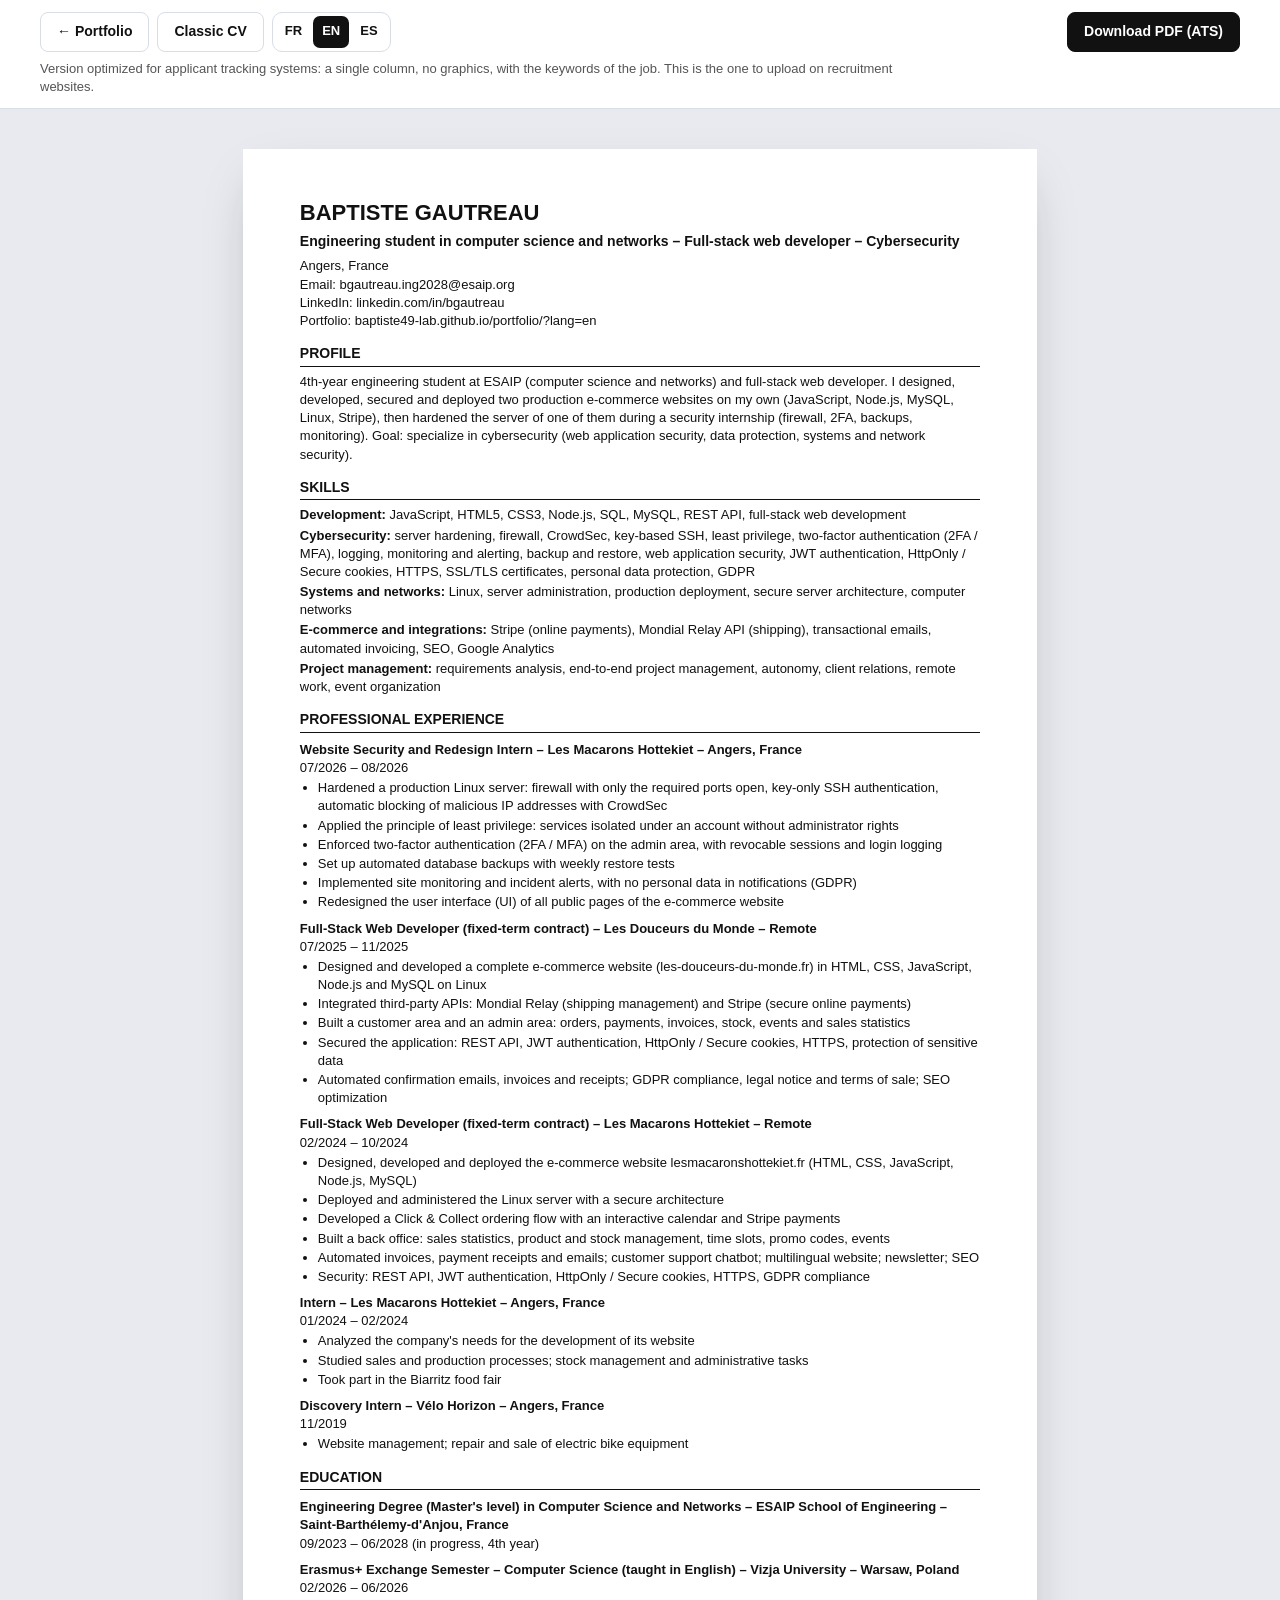
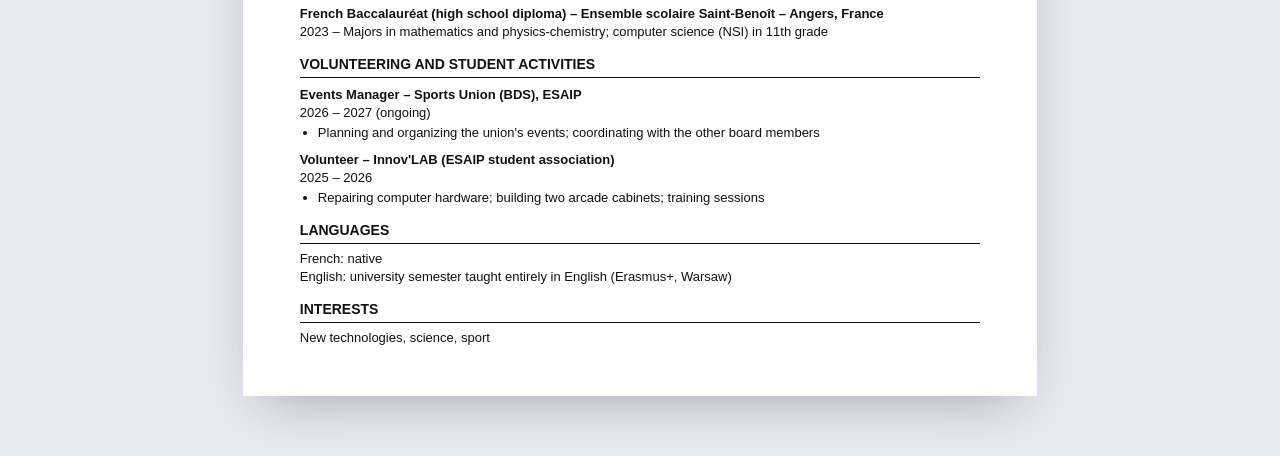
<file: cv-ats-en.html>
<!doctype html>
<html lang="en">
<head>
  <meta charset="utf-8">
  <meta name="viewport" content="width=device-width, initial-scale=1">
  <title>ATS CV — Baptiste Gautreau</title>
  <meta name="description" content="CV of Baptiste Gautreau in a format optimized for applicant tracking systems (ATS).">
  <link rel="icon" href="data:image/svg+xml,%3Csvg xmlns='http://www.w3.org/2000/svg' viewBox='0 0 64 64'%3E%3Crect width='64' height='64' rx='16' fill='%23111'/%3E%3Ctext x='32' y='43' font-family='Arial,sans-serif' font-weight='800' font-size='28' text-anchor='middle' fill='%23fff'%3EBG%3C/text%3E%3C/svg%3E">
  <style>
    /* Version pensée pour les logiciels de tri (ATS) : une seule colonne, polices standard,
       aucun tableau, aucune icône, titres de rubrique classiques, texte sélectionnable. */
    *, *::before, *::after { box-sizing: border-box; }
    html { -webkit-text-size-adjust: 100%; }
    body { margin: 0; background: #e8eaef; color: #111; font-family: Arial, Helvetica, sans-serif; font-size: 13px; line-height: 1.4; font-variant-ligatures: none; }
    h1, h2, h3, p, ul { margin: 0; padding: 0; }
    a { color: inherit; }

    .bar { position: sticky; top: 0; z-index: 5; padding: 12px clamp(16px, 4vw, 40px); background: #fff; border-bottom: 1px solid #d9dde5; font-family: Arial, sans-serif; }
    .bar__row { display: flex; flex-wrap: wrap; justify-content: space-between; align-items: center; gap: 10px; }
    .bar nav { display: flex; flex-wrap: wrap; gap: 8px; }
    .bar a { display: inline-block; padding: 9px 16px; border-radius: 8px; font-size: 14px; font-weight: bold; text-decoration: none; color: #111; border: 1px solid #d9dde5; }
    .bar a:hover { background: #f2f4f7; }
    .bar a.primary { background: #111; border-color: #111; color: #fff; }
    .bar p { margin-top: 8px; font-size: 13px; color: #555; max-width: 900px; }

    .wrap { padding: clamp(14px, 4vw, 40px) clamp(8px, 3vw, 40px) 60px; display: grid; justify-items: center; }
    .page { width: 210mm; max-width: 100%; background: #fff; padding: 13mm 15mm; box-shadow: 0 20px 50px -20px rgba(20, 24, 36, .35); }

    h1 { font-size: 22px; font-weight: bold; }
    .headline { margin-top: 3px; font-size: 14px; font-weight: bold; }
    .contact { margin-top: 6px; }
    h2 { margin-top: 14px; margin-bottom: 6px; padding-bottom: 2px; font-size: 14px; font-weight: bold; border-bottom: 1px solid #111; }
    h3 { margin-top: 8px; font-size: 13px; font-weight: bold; }
    .meta { font-style: normal; }
    ul { margin-top: 2px; padding-left: 18px; }
    li { margin-top: 1px; }
    .skills p { margin-top: 2px; }

    .bar .langs { display: inline-flex; gap: 2px; padding: 3px; border: 1px solid #d9dde5; border-radius: 10px; vertical-align: middle; }
    .bar .langs a { padding: 6px 9px; border: 0; border-radius: 7px; font-size: 13px; }
    .bar .langs a[aria-current] { background: #111; color: #fff; }
    @media (max-width: 720px) { .page { padding: 24px 18px; } }
    @page { size: A4; margin: 12mm 15mm; }
    @media print {
      body { background: #fff; }
      .bar { display: none; }
      .wrap { padding: 0; display: block; }
      .page { width: auto; max-width: none; padding: 0; box-shadow: none; }
      h2, h3 { break-after: avoid; }
      li { break-inside: avoid; }
    }
  </style>
</head>
<body>
  <div class="bar">
    <div class="bar__row">
      <nav aria-label="Navigation">
        <a href="index.html?lang=en">← Portfolio</a>
        <a href="cv-en.html">Classic CV</a>
        <span class="langs" aria-label="CV language"><a href="cv-ats.html" lang="fr">FR</a><a href="cv-ats-en.html" lang="en" aria-current="true">EN</a><a href="cv-ats-es.html" lang="es">ES</a></span>
      </nav>
      <a class="primary" href="CV-Baptiste-Gautreau-ATS-EN.pdf" download>Download PDF (ATS)</a>
    </div>
    <p>Version optimized for applicant tracking systems: a single column, no graphics, with the keywords of the job. This is the one to upload on recruitment websites.</p>
  </div>

  <div class="wrap">
    <main class="page">
      <h1>BAPTISTE GAUTREAU</h1>
      <p class="headline">Engineering student in computer science and networks – Full-stack web developer – Cybersecurity</p>
      <p class="contact">
        Angers, France<br>
        Email: bgautreau.ing2028@esaip.org<br>
        LinkedIn: linkedin.com/in/bgautreau<br>
        Portfolio: baptiste49-lab.github.io/portfolio/?lang=en
      </p>

      <h2>PROFILE</h2>
      <p>
        4th-year engineering student at ESAIP (computer science and networks) and full-stack web developer.
        I designed, developed, secured and deployed two production e-commerce websites on my own (JavaScript, Node.js,
        MySQL, Linux, Stripe), then hardened the server of one of them during a security internship (firewall, 2FA,
        backups, monitoring). Goal: specialize in cybersecurity (web application security, data protection, systems
        and network security).
      </p>

      <h2>SKILLS</h2>
      <div class="skills">
        <p><strong>Development:</strong> JavaScript, HTML5, CSS3, Node.js, SQL, MySQL, REST API, full-stack web development</p>
        <p><strong>Cybersecurity:</strong> server hardening, firewall, CrowdSec, key-based SSH, least privilege, two-factor authentication (2FA / MFA), logging, monitoring and alerting, backup and restore, web application security, JWT authentication, HttpOnly / Secure cookies, HTTPS, SSL/TLS certificates, personal data protection, GDPR</p>
        <p><strong>Systems and networks:</strong> Linux, server administration, production deployment, secure server architecture, computer networks</p>
        <p><strong>E-commerce and integrations:</strong> Stripe (online payments), Mondial Relay API (shipping), transactional emails, automated invoicing, SEO, Google Analytics</p>
        <p><strong>Project management:</strong> requirements analysis, end-to-end project management, autonomy, client relations, remote work, event organization</p>
      </div>

      <h2>PROFESSIONAL EXPERIENCE</h2>

      <h3>Website Security and Redesign Intern – Les Macarons Hottekiet – Angers, France</h3>
      <p class="meta">07/2026 – 08/2026</p>
      <ul>
        <li>Hardened a production Linux server: firewall with only the required ports open, key-only SSH authentication, automatic blocking of malicious IP addresses with CrowdSec</li>
        <li>Applied the principle of least privilege: services isolated under an account without administrator rights</li>
        <li>Enforced two-factor authentication (2FA / MFA) on the admin area, with revocable sessions and login logging</li>
        <li>Set up automated database backups with weekly restore tests</li>
        <li>Implemented site monitoring and incident alerts, with no personal data in notifications (GDPR)</li>
        <li>Redesigned the user interface (UI) of all public pages of the e-commerce website</li>
      </ul>

      <h3>Full-Stack Web Developer (fixed-term contract) – Les Douceurs du Monde – Remote</h3>
      <p class="meta">07/2025 – 11/2025</p>
      <ul>
        <li>Designed and developed a complete e-commerce website (les-douceurs-du-monde.fr) in HTML, CSS, JavaScript, Node.js and MySQL on Linux</li>
        <li>Integrated third-party APIs: Mondial Relay (shipping management) and Stripe (secure online payments)</li>
        <li>Built a customer area and an admin area: orders, payments, invoices, stock, events and sales statistics</li>
        <li>Secured the application: REST API, JWT authentication, HttpOnly / Secure cookies, HTTPS, protection of sensitive data</li>
        <li>Automated confirmation emails, invoices and receipts; GDPR compliance, legal notice and terms of sale; SEO optimization</li>
      </ul>

      <h3>Full-Stack Web Developer (fixed-term contract) – Les Macarons Hottekiet – Remote</h3>
      <p class="meta">02/2024 – 10/2024</p>
      <ul>
        <li>Designed, developed and deployed the e-commerce website lesmacaronshottekiet.fr (HTML, CSS, JavaScript, Node.js, MySQL)</li>
        <li>Deployed and administered the Linux server with a secure architecture</li>
        <li>Developed a Click &amp; Collect ordering flow with an interactive calendar and Stripe payments</li>
        <li>Built a back office: sales statistics, product and stock management, time slots, promo codes, events</li>
        <li>Automated invoices, payment receipts and emails; customer support chatbot; multilingual website; newsletter; SEO</li>
        <li>Security: REST API, JWT authentication, HttpOnly / Secure cookies, HTTPS, GDPR compliance</li>
      </ul>

      <h3>Intern – Les Macarons Hottekiet – Angers, France</h3>
      <p class="meta">01/2024 – 02/2024</p>
      <ul>
        <li>Analyzed the company's needs for the development of its website</li>
        <li>Studied sales and production processes; stock management and administrative tasks</li>
        <li>Took part in the Biarritz food fair</li>
      </ul>

      <h3>Discovery Intern – Vélo Horizon – Angers, France</h3>
      <p class="meta">11/2019</p>
      <ul>
        <li>Website management; repair and sale of electric bike equipment</li>
      </ul>

      <h2>EDUCATION</h2>

      <h3>Engineering Degree (Master's level) in Computer Science and Networks – ESAIP School of Engineering – Saint-Barthélemy-d'Anjou, France</h3>
      <p class="meta">09/2023 – 06/2028 (in progress, 4th year)</p>

      <h3>Erasmus+ Exchange Semester – Computer Science (taught in English) – Vizja University – Warsaw, Poland</h3>
      <p class="meta">02/2026 – 06/2026</p>

      <h3>French Baccalauréat (high school diploma) – Ensemble scolaire Saint-Benoît – Angers, France</h3>
      <p class="meta">2023 – Majors in mathematics and physics-chemistry; computer science (NSI) in 11th grade</p>

      <h2>VOLUNTEERING AND STUDENT ACTIVITIES</h2>

      <h3>Events Manager – Sports Union (BDS), ESAIP</h3>
      <p class="meta">2026 – 2027 (ongoing)</p>
      <ul>
        <li>Planning and organizing the union's events; coordinating with the other board members</li>
      </ul>

      <h3>Volunteer – Innov'LAB (ESAIP student association)</h3>
      <p class="meta">2025 – 2026</p>
      <ul>
        <li>Repairing computer hardware; building two arcade cabinets; training sessions</li>
      </ul>

      <h2>LANGUAGES</h2>
      <p>French: native</p>
      <p>English: university semester taught entirely in English (Erasmus+, Warsaw)</p>

      <h2>INTERESTS</h2>
      <p>New technologies, science, sport</p>
    </main>
  </div>
</body>
</html>
</file>
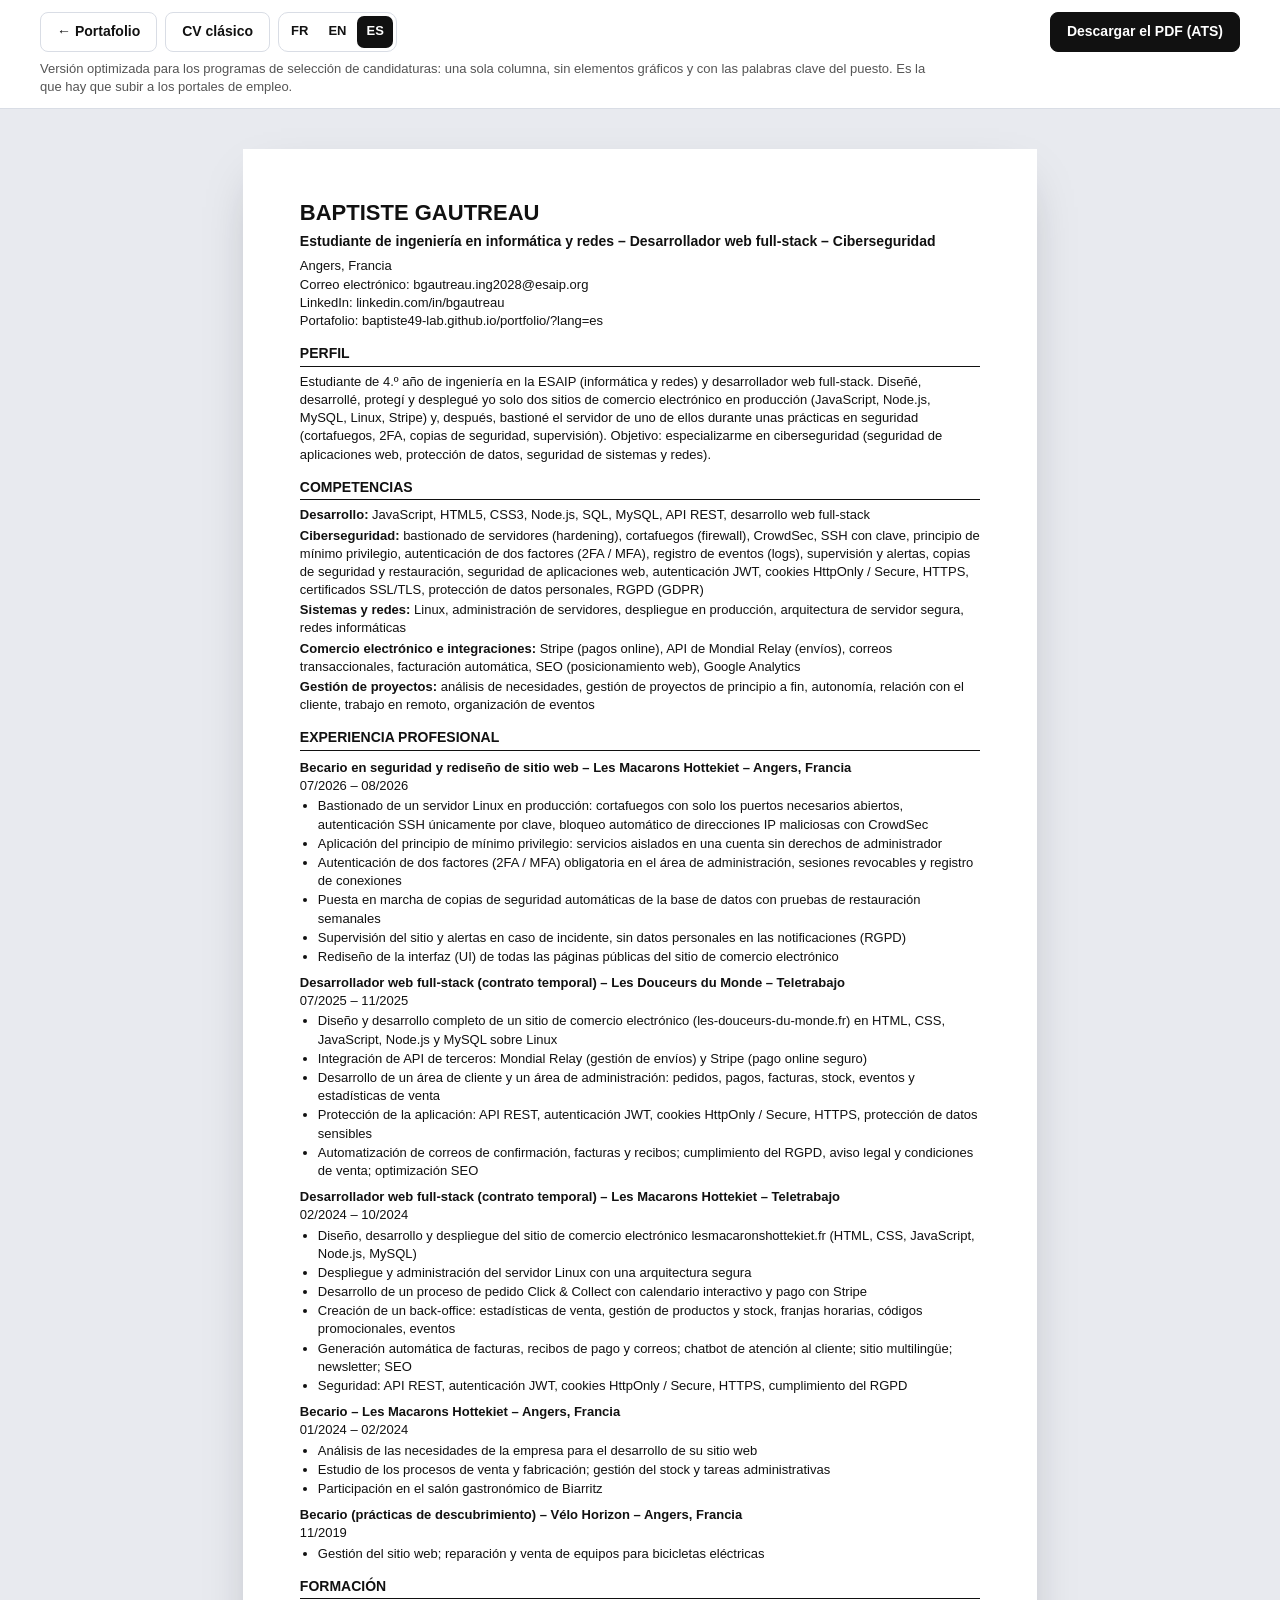
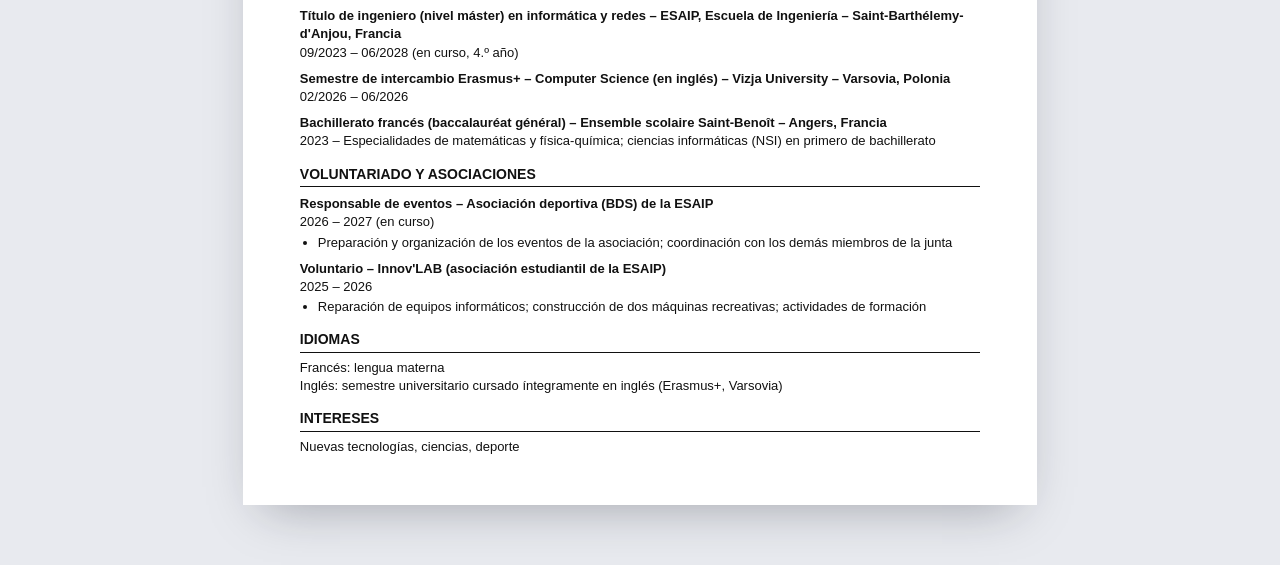
<file: cv-ats-es.html>
<!doctype html>
<html lang="es">
<head>
  <meta charset="utf-8">
  <meta name="viewport" content="width=device-width, initial-scale=1">
  <title>CV ATS — Baptiste Gautreau</title>
  <meta name="description" content="CV de Baptiste Gautreau en un formato optimizado para los programas de selección de candidaturas (ATS).">
  <link rel="icon" href="data:image/svg+xml,%3Csvg xmlns='http://www.w3.org/2000/svg' viewBox='0 0 64 64'%3E%3Crect width='64' height='64' rx='16' fill='%23111'/%3E%3Ctext x='32' y='43' font-family='Arial,sans-serif' font-weight='800' font-size='28' text-anchor='middle' fill='%23fff'%3EBG%3C/text%3E%3C/svg%3E">
  <style>
    /* Version pensée pour les logiciels de tri (ATS) : une seule colonne, polices standard,
       aucun tableau, aucune icône, titres de rubrique classiques, texte sélectionnable. */
    *, *::before, *::after { box-sizing: border-box; }
    html { -webkit-text-size-adjust: 100%; }
    body { margin: 0; background: #e8eaef; color: #111; font-family: Arial, Helvetica, sans-serif; font-size: 13px; line-height: 1.4; font-variant-ligatures: none; }
    h1, h2, h3, p, ul { margin: 0; padding: 0; }
    a { color: inherit; }

    .bar { position: sticky; top: 0; z-index: 5; padding: 12px clamp(16px, 4vw, 40px); background: #fff; border-bottom: 1px solid #d9dde5; font-family: Arial, sans-serif; }
    .bar__row { display: flex; flex-wrap: wrap; justify-content: space-between; align-items: center; gap: 10px; }
    .bar nav { display: flex; flex-wrap: wrap; gap: 8px; }
    .bar a { display: inline-block; padding: 9px 16px; border-radius: 8px; font-size: 14px; font-weight: bold; text-decoration: none; color: #111; border: 1px solid #d9dde5; }
    .bar a:hover { background: #f2f4f7; }
    .bar a.primary { background: #111; border-color: #111; color: #fff; }
    .bar p { margin-top: 8px; font-size: 13px; color: #555; max-width: 900px; }

    .wrap { padding: clamp(14px, 4vw, 40px) clamp(8px, 3vw, 40px) 60px; display: grid; justify-items: center; }
    .page { width: 210mm; max-width: 100%; background: #fff; padding: 13mm 15mm; box-shadow: 0 20px 50px -20px rgba(20, 24, 36, .35); }

    h1 { font-size: 22px; font-weight: bold; }
    .headline { margin-top: 3px; font-size: 14px; font-weight: bold; }
    .contact { margin-top: 6px; }
    h2 { margin-top: 14px; margin-bottom: 6px; padding-bottom: 2px; font-size: 14px; font-weight: bold; border-bottom: 1px solid #111; }
    h3 { margin-top: 8px; font-size: 13px; font-weight: bold; }
    .meta { font-style: normal; }
    ul { margin-top: 2px; padding-left: 18px; }
    li { margin-top: 1px; }
    .skills p { margin-top: 2px; }

    .bar .langs { display: inline-flex; gap: 2px; padding: 3px; border: 1px solid #d9dde5; border-radius: 10px; vertical-align: middle; }
    .bar .langs a { padding: 6px 9px; border: 0; border-radius: 7px; font-size: 13px; }
    .bar .langs a[aria-current] { background: #111; color: #fff; }
    @media (max-width: 720px) { .page { padding: 24px 18px; } }
    @page { size: A4; margin: 12mm 15mm; }
    @media print {
      body { background: #fff; }
      .bar { display: none; }
      .wrap { padding: 0; display: block; }
      .page { width: auto; max-width: none; padding: 0; box-shadow: none; }
      h2, h3 { break-after: avoid; }
      li { break-inside: avoid; }
    }
  </style>
</head>
<body>
  <div class="bar">
    <div class="bar__row">
      <nav aria-label="Navegación">
        <a href="index.html?lang=es">← Portafolio</a>
        <a href="cv-es.html">CV clásico</a>
        <span class="langs" aria-label="Idioma del CV"><a href="cv-ats.html" lang="fr">FR</a><a href="cv-ats-en.html" lang="en">EN</a><a href="cv-ats-es.html" lang="es" aria-current="true">ES</a></span>
      </nav>
      <a class="primary" href="CV-Baptiste-Gautreau-ATS-ES.pdf" download>Descargar el PDF (ATS)</a>
    </div>
    <p>Versión optimizada para los programas de selección de candidaturas: una sola columna, sin elementos gráficos y con las palabras clave del puesto. Es la que hay que subir a los portales de empleo.</p>
  </div>

  <div class="wrap">
    <main class="page">
      <h1>BAPTISTE GAUTREAU</h1>
      <p class="headline">Estudiante de ingeniería en informática y redes – Desarrollador web full-stack – Ciberseguridad</p>
      <p class="contact">
        Angers, Francia<br>
        Correo electrónico: bgautreau.ing2028@esaip.org<br>
        LinkedIn: linkedin.com/in/bgautreau<br>
        Portafolio: baptiste49-lab.github.io/portfolio/?lang=es
      </p>

      <h2>PERFIL</h2>
      <p>
        Estudiante de 4.º año de ingeniería en la ESAIP (informática y redes) y desarrollador web full-stack.
        Diseñé, desarrollé, protegí y desplegué yo solo dos sitios de comercio electrónico en producción (JavaScript,
        Node.js, MySQL, Linux, Stripe) y, después, bastioné el servidor de uno de ellos durante unas prácticas en
        seguridad (cortafuegos, 2FA, copias de seguridad, supervisión). Objetivo: especializarme en ciberseguridad
        (seguridad de aplicaciones web, protección de datos, seguridad de sistemas y redes).
      </p>

      <h2>COMPETENCIAS</h2>
      <div class="skills">
        <p><strong>Desarrollo:</strong> JavaScript, HTML5, CSS3, Node.js, SQL, MySQL, API REST, desarrollo web full-stack</p>
        <p><strong>Ciberseguridad:</strong> bastionado de servidores (hardening), cortafuegos (firewall), CrowdSec, SSH con clave, principio de mínimo privilegio, autenticación de dos factores (2FA / MFA), registro de eventos (logs), supervisión y alertas, copias de seguridad y restauración, seguridad de aplicaciones web, autenticación JWT, cookies HttpOnly / Secure, HTTPS, certificados SSL/TLS, protección de datos personales, RGPD (GDPR)</p>
        <p><strong>Sistemas y redes:</strong> Linux, administración de servidores, despliegue en producción, arquitectura de servidor segura, redes informáticas</p>
        <p><strong>Comercio electrónico e integraciones:</strong> Stripe (pagos online), API de Mondial Relay (envíos), correos transaccionales, facturación automática, SEO (posicionamiento web), Google Analytics</p>
        <p><strong>Gestión de proyectos:</strong> análisis de necesidades, gestión de proyectos de principio a fin, autonomía, relación con el cliente, trabajo en remoto, organización de eventos</p>
      </div>

      <h2>EXPERIENCIA PROFESIONAL</h2>

      <h3>Becario en seguridad y rediseño de sitio web – Les Macarons Hottekiet – Angers, Francia</h3>
      <p class="meta">07/2026 – 08/2026</p>
      <ul>
        <li>Bastionado de un servidor Linux en producción: cortafuegos con solo los puertos necesarios abiertos, autenticación SSH únicamente por clave, bloqueo automático de direcciones IP maliciosas con CrowdSec</li>
        <li>Aplicación del principio de mínimo privilegio: servicios aislados en una cuenta sin derechos de administrador</li>
        <li>Autenticación de dos factores (2FA / MFA) obligatoria en el área de administración, sesiones revocables y registro de conexiones</li>
        <li>Puesta en marcha de copias de seguridad automáticas de la base de datos con pruebas de restauración semanales</li>
        <li>Supervisión del sitio y alertas en caso de incidente, sin datos personales en las notificaciones (RGPD)</li>
        <li>Rediseño de la interfaz (UI) de todas las páginas públicas del sitio de comercio electrónico</li>
      </ul>

      <h3>Desarrollador web full-stack (contrato temporal) – Les Douceurs du Monde – Teletrabajo</h3>
      <p class="meta">07/2025 – 11/2025</p>
      <ul>
        <li>Diseño y desarrollo completo de un sitio de comercio electrónico (les-douceurs-du-monde.fr) en HTML, CSS, JavaScript, Node.js y MySQL sobre Linux</li>
        <li>Integración de API de terceros: Mondial Relay (gestión de envíos) y Stripe (pago online seguro)</li>
        <li>Desarrollo de un área de cliente y un área de administración: pedidos, pagos, facturas, stock, eventos y estadísticas de venta</li>
        <li>Protección de la aplicación: API REST, autenticación JWT, cookies HttpOnly / Secure, HTTPS, protección de datos sensibles</li>
        <li>Automatización de correos de confirmación, facturas y recibos; cumplimiento del RGPD, aviso legal y condiciones de venta; optimización SEO</li>
      </ul>

      <h3>Desarrollador web full-stack (contrato temporal) – Les Macarons Hottekiet – Teletrabajo</h3>
      <p class="meta">02/2024 – 10/2024</p>
      <ul>
        <li>Diseño, desarrollo y despliegue del sitio de comercio electrónico lesmacaronshottekiet.fr (HTML, CSS, JavaScript, Node.js, MySQL)</li>
        <li>Despliegue y administración del servidor Linux con una arquitectura segura</li>
        <li>Desarrollo de un proceso de pedido Click &amp; Collect con calendario interactivo y pago con Stripe</li>
        <li>Creación de un back-office: estadísticas de venta, gestión de productos y stock, franjas horarias, códigos promocionales, eventos</li>
        <li>Generación automática de facturas, recibos de pago y correos; chatbot de atención al cliente; sitio multilingüe; newsletter; SEO</li>
        <li>Seguridad: API REST, autenticación JWT, cookies HttpOnly / Secure, HTTPS, cumplimiento del RGPD</li>
      </ul>

      <h3>Becario – Les Macarons Hottekiet – Angers, Francia</h3>
      <p class="meta">01/2024 – 02/2024</p>
      <ul>
        <li>Análisis de las necesidades de la empresa para el desarrollo de su sitio web</li>
        <li>Estudio de los procesos de venta y fabricación; gestión del stock y tareas administrativas</li>
        <li>Participación en el salón gastronómico de Biarritz</li>
      </ul>

      <h3>Becario (prácticas de descubrimiento) – Vélo Horizon – Angers, Francia</h3>
      <p class="meta">11/2019</p>
      <ul>
        <li>Gestión del sitio web; reparación y venta de equipos para bicicletas eléctricas</li>
      </ul>

      <h2>FORMACIÓN</h2>

      <h3>Título de ingeniero (nivel máster) en informática y redes – ESAIP, Escuela de Ingeniería – Saint-Barthélemy-d'Anjou, Francia</h3>
      <p class="meta">09/2023 – 06/2028 (en curso, 4.º año)</p>

      <h3>Semestre de intercambio Erasmus+ – Computer Science (en inglés) – Vizja University – Varsovia, Polonia</h3>
      <p class="meta">02/2026 – 06/2026</p>

      <h3>Bachillerato francés (baccalauréat général) – Ensemble scolaire Saint-Benoît – Angers, Francia</h3>
      <p class="meta">2023 – Especialidades de matemáticas y física-química; ciencias informáticas (NSI) en primero de bachillerato</p>

      <h2>VOLUNTARIADO Y ASOCIACIONES</h2>

      <h3>Responsable de eventos – Asociación deportiva (BDS) de la ESAIP</h3>
      <p class="meta">2026 – 2027 (en curso)</p>
      <ul>
        <li>Preparación y organización de los eventos de la asociación; coordinación con los demás miembros de la junta</li>
      </ul>

      <h3>Voluntario – Innov'LAB (asociación estudiantil de la ESAIP)</h3>
      <p class="meta">2025 – 2026</p>
      <ul>
        <li>Reparación de equipos informáticos; construcción de dos máquinas recreativas; actividades de formación</li>
      </ul>

      <h2>IDIOMAS</h2>
      <p>Francés: lengua materna</p>
      <p>Inglés: semestre universitario cursado íntegramente en inglés (Erasmus+, Varsovia)</p>

      <h2>INTERESES</h2>
      <p>Nuevas tecnologías, ciencias, deporte</p>
    </main>
  </div>
</body>
</html>
</file>
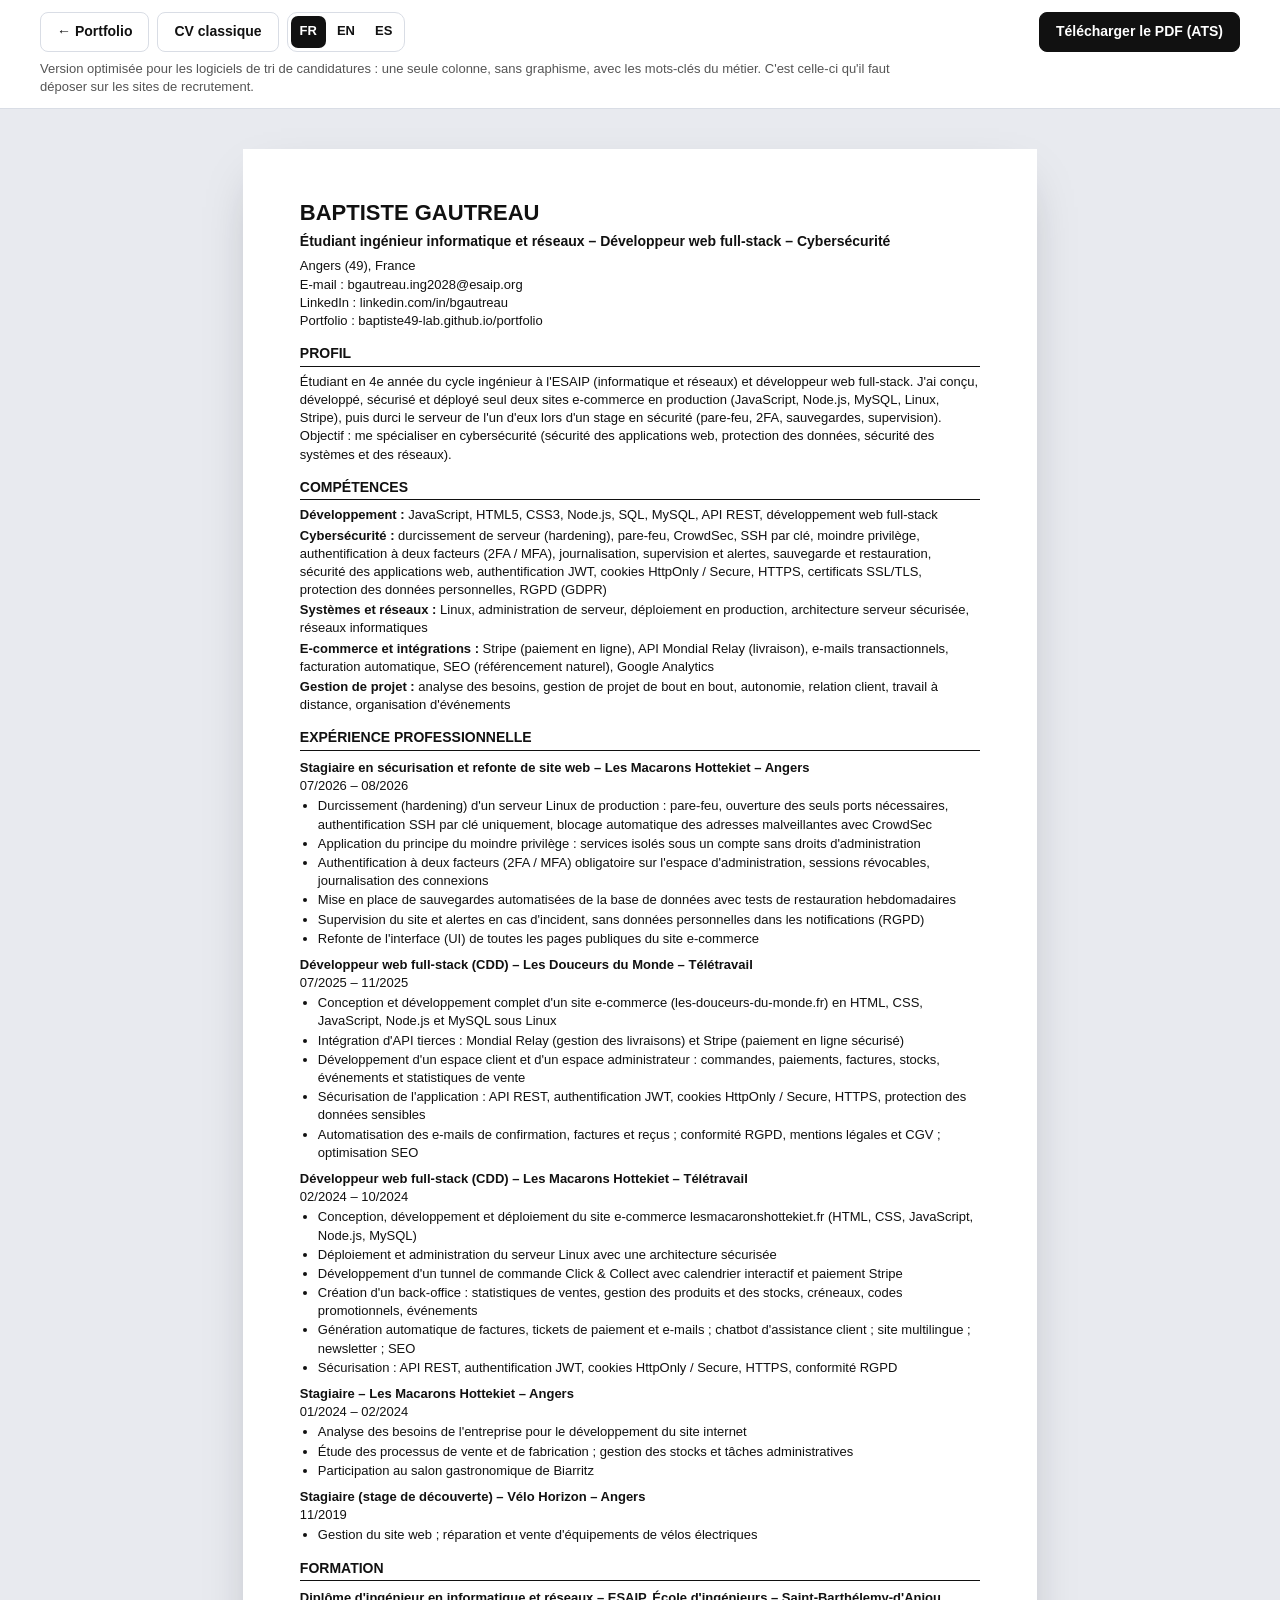
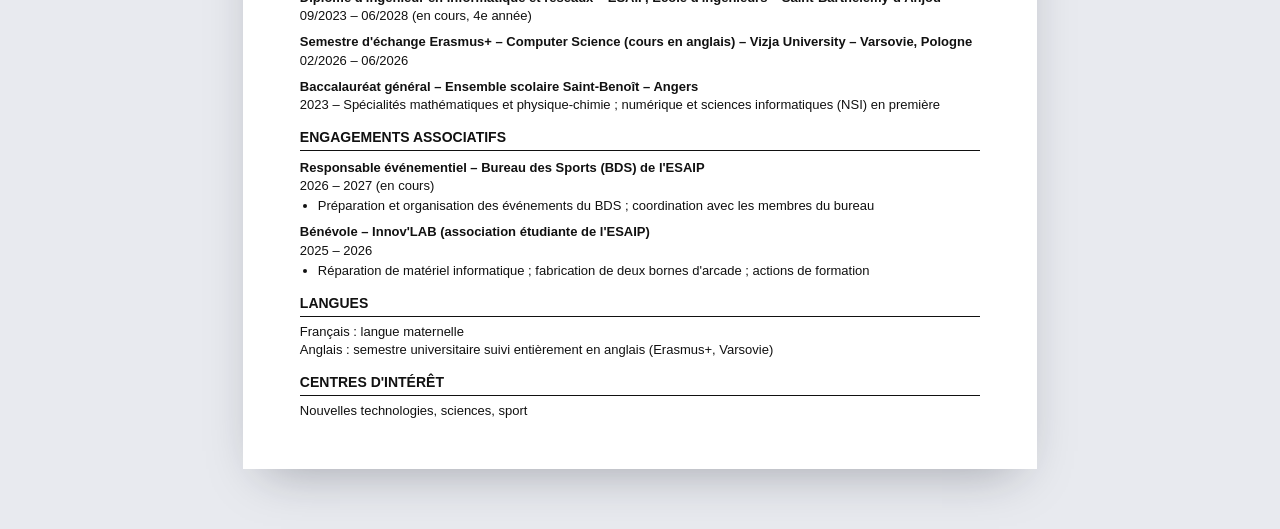
<file: cv-ats.html>
<!doctype html>
<html lang="fr">
<head>
  <meta charset="utf-8">
  <meta name="viewport" content="width=device-width, initial-scale=1">
  <title>CV ATS — Baptiste Gautreau</title>
  <meta name="description" content="CV de Baptiste Gautreau au format optimisé pour les logiciels de tri de candidatures (ATS).">
  <link rel="icon" href="data:image/svg+xml,%3Csvg xmlns='http://www.w3.org/2000/svg' viewBox='0 0 64 64'%3E%3Crect width='64' height='64' rx='16' fill='%23111'/%3E%3Ctext x='32' y='43' font-family='Arial,sans-serif' font-weight='800' font-size='28' text-anchor='middle' fill='%23fff'%3EBG%3C/text%3E%3C/svg%3E">
  <style>
    /* Version pensée pour les logiciels de tri (ATS) : une seule colonne, polices standard,
       aucun tableau, aucune icône, titres de rubrique classiques, texte sélectionnable. */
    *, *::before, *::after { box-sizing: border-box; }
    html { -webkit-text-size-adjust: 100%; }
    body { margin: 0; background: #e8eaef; color: #111; font-family: Arial, Helvetica, sans-serif; font-size: 13px; line-height: 1.4; font-variant-ligatures: none; }
    h1, h2, h3, p, ul { margin: 0; padding: 0; }
    a { color: inherit; }

    .bar { position: sticky; top: 0; z-index: 5; padding: 12px clamp(16px, 4vw, 40px); background: #fff; border-bottom: 1px solid #d9dde5; font-family: Arial, sans-serif; }
    .bar__row { display: flex; flex-wrap: wrap; justify-content: space-between; align-items: center; gap: 10px; }
    .bar nav { display: flex; flex-wrap: wrap; gap: 8px; }
    .bar a { display: inline-block; padding: 9px 16px; border-radius: 8px; font-size: 14px; font-weight: bold; text-decoration: none; color: #111; border: 1px solid #d9dde5; }
    .bar a:hover { background: #f2f4f7; }
    .bar a.primary { background: #111; border-color: #111; color: #fff; }
    .bar p { margin-top: 8px; font-size: 13px; color: #555; max-width: 900px; }

    .wrap { padding: clamp(14px, 4vw, 40px) clamp(8px, 3vw, 40px) 60px; display: grid; justify-items: center; }
    .page { width: 210mm; max-width: 100%; background: #fff; padding: 13mm 15mm; box-shadow: 0 20px 50px -20px rgba(20, 24, 36, .35); }

    h1 { font-size: 22px; font-weight: bold; }
    .headline { margin-top: 3px; font-size: 14px; font-weight: bold; }
    .contact { margin-top: 6px; }
    h2 { margin-top: 14px; margin-bottom: 6px; padding-bottom: 2px; font-size: 14px; font-weight: bold; border-bottom: 1px solid #111; }
    h3 { margin-top: 8px; font-size: 13px; font-weight: bold; }
    .meta { font-style: normal; }
    ul { margin-top: 2px; padding-left: 18px; }
    li { margin-top: 1px; }
    .skills p { margin-top: 2px; }

    .bar .langs { display: inline-flex; gap: 2px; padding: 3px; border: 1px solid #d9dde5; border-radius: 10px; vertical-align: middle; }
    .bar .langs a { padding: 6px 9px; border: 0; border-radius: 7px; font-size: 13px; }
    .bar .langs a[aria-current] { background: #111; color: #fff; }
    @media (max-width: 720px) { .page { padding: 24px 18px; } }
    @page { size: A4; margin: 12mm 15mm; }
    @media print {
      body { background: #fff; }
      .bar { display: none; }
      .wrap { padding: 0; display: block; }
      .page { width: auto; max-width: none; padding: 0; box-shadow: none; }
      h2, h3 { break-after: avoid; }
      li { break-inside: avoid; }
    }
  </style>
</head>
<body>
  <div class="bar">
    <div class="bar__row">
      <nav aria-label="Navigation">
        <a href="index.html">← Portfolio</a>
        <a href="cv.html">CV classique</a>
        <span class="langs" aria-label="Langue du CV"><a href="cv-ats.html" lang="fr" aria-current="true">FR</a><a href="cv-ats-en.html" lang="en">EN</a><a href="cv-ats-es.html" lang="es">ES</a></span>
      </nav>
      <a class="primary" href="CV-Baptiste-Gautreau-ATS.pdf" download>Télécharger le PDF (ATS)</a>
    </div>
    <p>Version optimisée pour les logiciels de tri de candidatures : une seule colonne, sans graphisme, avec les mots-clés du métier. C'est celle-ci qu'il faut déposer sur les sites de recrutement.</p>
  </div>

  <div class="wrap">
    <main class="page">
      <h1>BAPTISTE GAUTREAU</h1>
      <p class="headline">Étudiant ingénieur informatique et réseaux – Développeur web full-stack – Cybersécurité</p>
      <p class="contact">
        Angers (49), France<br>
        E-mail : bgautreau.ing2028@esaip.org<br>
        LinkedIn : linkedin.com/in/bgautreau<br>
        Portfolio : baptiste49-lab.github.io/portfolio
      </p>

      <h2>PROFIL</h2>
      <p>
        Étudiant en 4e année du cycle ingénieur à l'ESAIP (informatique et réseaux) et développeur web full-stack.
        J'ai conçu, développé, sécurisé et déployé seul deux sites e-commerce en production (JavaScript, Node.js,
        MySQL, Linux, Stripe), puis durci le serveur de l'un d'eux lors d'un stage en sécurité (pare-feu, 2FA,
        sauvegardes, supervision). Objectif : me spécialiser en cybersécurité (sécurité des applications web,
        protection des données, sécurité des systèmes et des réseaux).
      </p>

      <h2>COMPÉTENCES</h2>
      <div class="skills">
        <p><strong>Développement :</strong> JavaScript, HTML5, CSS3, Node.js, SQL, MySQL, API REST, développement web full-stack</p>
        <p><strong>Cybersécurité :</strong> durcissement de serveur (hardening), pare-feu, CrowdSec, SSH par clé, moindre privilège, authentification à deux facteurs (2FA / MFA), journalisation, supervision et alertes, sauvegarde et restauration, sécurité des applications web, authentification JWT, cookies HttpOnly / Secure, HTTPS, certificats SSL/TLS, protection des données personnelles, RGPD (GDPR)</p>
        <p><strong>Systèmes et réseaux :</strong> Linux, administration de serveur, déploiement en production, architecture serveur sécurisée, réseaux informatiques</p>
        <p><strong>E-commerce et intégrations :</strong> Stripe (paiement en ligne), API Mondial Relay (livraison), e-mails transactionnels, facturation automatique, SEO (référencement naturel), Google Analytics</p>
        <p><strong>Gestion de projet :</strong> analyse des besoins, gestion de projet de bout en bout, autonomie, relation client, travail à distance, organisation d'événements</p>
      </div>

      <h2>EXPÉRIENCE PROFESSIONNELLE</h2>

      <h3>Stagiaire en sécurisation et refonte de site web – Les Macarons Hottekiet – Angers</h3>
      <p class="meta">07/2026 – 08/2026</p>
      <ul>
        <li>Durcissement (hardening) d'un serveur Linux de production : pare-feu, ouverture des seuls ports nécessaires, authentification SSH par clé uniquement, blocage automatique des adresses malveillantes avec CrowdSec</li>
        <li>Application du principe du moindre privilège : services isolés sous un compte sans droits d'administration</li>
        <li>Authentification à deux facteurs (2FA / MFA) obligatoire sur l'espace d'administration, sessions révocables, journalisation des connexions</li>
        <li>Mise en place de sauvegardes automatisées de la base de données avec tests de restauration hebdomadaires</li>
        <li>Supervision du site et alertes en cas d'incident, sans données personnelles dans les notifications (RGPD)</li>
        <li>Refonte de l'interface (UI) de toutes les pages publiques du site e-commerce</li>
      </ul>

      <h3>Développeur web full-stack (CDD) – Les Douceurs du Monde – Télétravail</h3>
      <p class="meta">07/2025 – 11/2025</p>
      <ul>
        <li>Conception et développement complet d'un site e-commerce (les-douceurs-du-monde.fr) en HTML, CSS, JavaScript, Node.js et MySQL sous Linux</li>
        <li>Intégration d'API tierces : Mondial Relay (gestion des livraisons) et Stripe (paiement en ligne sécurisé)</li>
        <li>Développement d'un espace client et d'un espace administrateur : commandes, paiements, factures, stocks, événements et statistiques de vente</li>
        <li>Sécurisation de l'application : API REST, authentification JWT, cookies HttpOnly / Secure, HTTPS, protection des données sensibles</li>
        <li>Automatisation des e-mails de confirmation, factures et reçus ; conformité RGPD, mentions légales et CGV ; optimisation SEO</li>
      </ul>

      <h3>Développeur web full-stack (CDD) – Les Macarons Hottekiet – Télétravail</h3>
      <p class="meta">02/2024 – 10/2024</p>
      <ul>
        <li>Conception, développement et déploiement du site e-commerce lesmacaronshottekiet.fr (HTML, CSS, JavaScript, Node.js, MySQL)</li>
        <li>Déploiement et administration du serveur Linux avec une architecture sécurisée</li>
        <li>Développement d'un tunnel de commande Click &amp; Collect avec calendrier interactif et paiement Stripe</li>
        <li>Création d'un back-office : statistiques de ventes, gestion des produits et des stocks, créneaux, codes promotionnels, événements</li>
        <li>Génération automatique de factures, tickets de paiement et e-mails ; chatbot d'assistance client ; site multilingue ; newsletter ; SEO</li>
        <li>Sécurisation : API REST, authentification JWT, cookies HttpOnly / Secure, HTTPS, conformité RGPD</li>
      </ul>

      <h3>Stagiaire – Les Macarons Hottekiet – Angers</h3>
      <p class="meta">01/2024 – 02/2024</p>
      <ul>
        <li>Analyse des besoins de l'entreprise pour le développement du site internet</li>
        <li>Étude des processus de vente et de fabrication ; gestion des stocks et tâches administratives</li>
        <li>Participation au salon gastronomique de Biarritz</li>
      </ul>

      <h3>Stagiaire (stage de découverte) – Vélo Horizon – Angers</h3>
      <p class="meta">11/2019</p>
      <ul>
        <li>Gestion du site web ; réparation et vente d'équipements de vélos électriques</li>
      </ul>

      <h2>FORMATION</h2>

      <h3>Diplôme d'ingénieur en informatique et réseaux – ESAIP, École d'ingénieurs – Saint-Barthélemy-d'Anjou</h3>
      <p class="meta">09/2023 – 06/2028 (en cours, 4e année)</p>

      <h3>Semestre d'échange Erasmus+ – Computer Science (cours en anglais) – Vizja University – Varsovie, Pologne</h3>
      <p class="meta">02/2026 – 06/2026</p>

      <h3>Baccalauréat général – Ensemble scolaire Saint-Benoît – Angers</h3>
      <p class="meta">2023 – Spécialités mathématiques et physique-chimie ; numérique et sciences informatiques (NSI) en première</p>

      <h2>ENGAGEMENTS ASSOCIATIFS</h2>

      <h3>Responsable événementiel – Bureau des Sports (BDS) de l'ESAIP</h3>
      <p class="meta">2026 – 2027 (en cours)</p>
      <ul>
        <li>Préparation et organisation des événements du BDS ; coordination avec les membres du bureau</li>
      </ul>

      <h3>Bénévole – Innov'LAB (association étudiante de l'ESAIP)</h3>
      <p class="meta">2025 – 2026</p>
      <ul>
        <li>Réparation de matériel informatique ; fabrication de deux bornes d'arcade ; actions de formation</li>
      </ul>

      <h2>LANGUES</h2>
      <p>Français : langue maternelle</p>
      <p>Anglais : semestre universitaire suivi entièrement en anglais (Erasmus+, Varsovie)</p>

      <h2>CENTRES D'INTÉRÊT</h2>
      <p>Nouvelles technologies, sciences, sport</p>
    </main>
  </div>
</body>
</html>
</file>
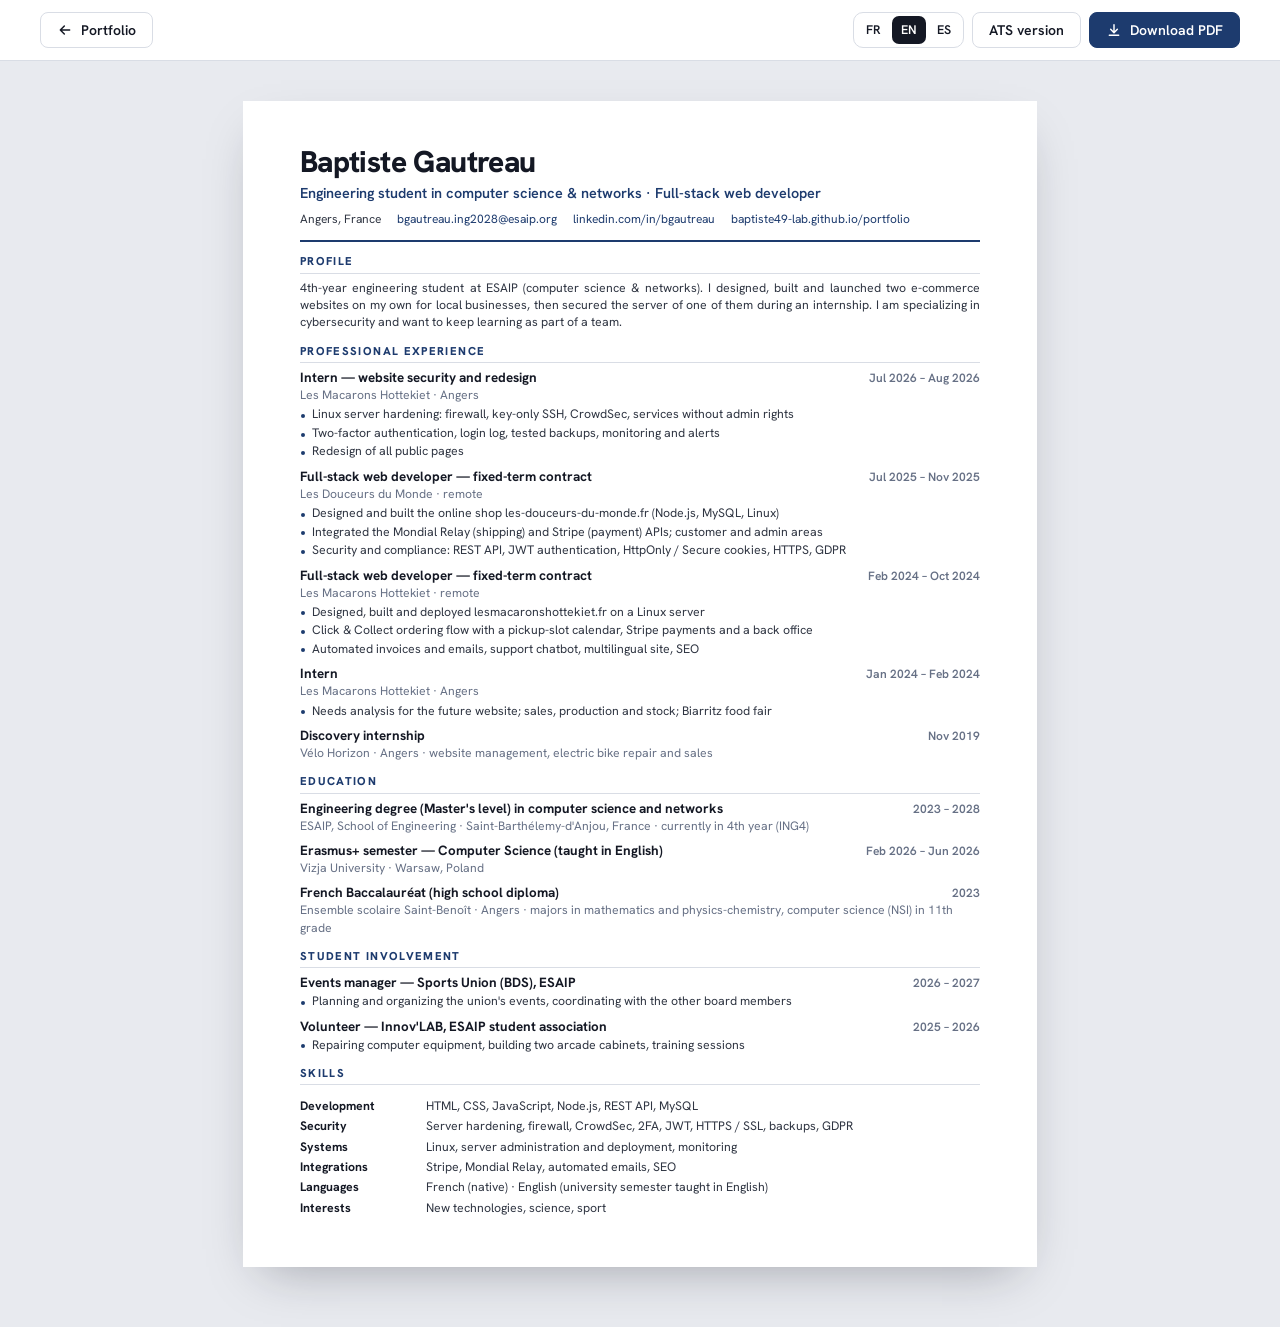
<file: cv-en.html>
<!doctype html>
<html lang="en">
<head>
  <meta charset="utf-8">
  <meta name="viewport" content="width=device-width, initial-scale=1">
  <title>CV — Baptiste Gautreau</title>
  <meta name="description" content="CV of Baptiste Gautreau, engineering student in computer science and networks at ESAIP, full-stack web developer.">
  <link rel="icon" href="data:image/svg+xml,%3Csvg xmlns='http://www.w3.org/2000/svg' viewBox='0 0 64 64'%3E%3Crect width='64' height='64' rx='16' fill='%231d3b6e'/%3E%3Ctext x='32' y='43' font-family='Arial,sans-serif' font-weight='800' font-size='28' text-anchor='middle' fill='%23fff'%3EBG%3C/text%3E%3C/svg%3E">
  <link rel="preconnect" href="https://fonts.googleapis.com">
  <link rel="preconnect" href="https://fonts.gstatic.com" crossorigin>
  <link href="https://fonts.googleapis.com/css2?family=Hanken+Grotesk:wght@400;500;600;700;800&display=swap" rel="stylesheet">
  <style>
    :root { --ink: #141824; --text: #2f3542; --muted: #667085; --line: #d9dde5; --accent: #1d3b6e; --bg: #e8eaef; }
    *, *::before, *::after { box-sizing: border-box; }
    html { -webkit-text-size-adjust: 100%; }
    body { margin: 0; background: var(--bg); color: var(--text); font-family: 'Hanken Grotesk', 'Segoe UI', Arial, sans-serif; font-size: 12.3px; line-height: 1.42; -webkit-font-smoothing: antialiased; font-variant-ligatures: none; }
    h1, h2, h3, p, ul { margin: 0; padding: 0; }
    a { color: inherit; text-decoration: none; }

    .bar { position: sticky; top: 0; z-index: 5; display: flex; flex-wrap: wrap; justify-content: space-between; align-items: center; gap: 10px; padding: 12px clamp(16px, 4vw, 40px); background: #fff; border-bottom: 1px solid var(--line); }
    .bar nav { display: flex; flex-wrap: wrap; gap: 8px; }
    .bar a { display: inline-flex; align-items: center; gap: 8px; padding: 9px 16px; border-radius: 8px; font: 600 14px/1 'Hanken Grotesk', 'Segoe UI', Arial, sans-serif; color: var(--ink); border: 1px solid var(--line); transition: background .2s; }
    .bar a:hover { background: #f2f4f7; }
    .bar a.primary { background: var(--accent); border-color: var(--accent); color: #fff; }
    .bar a.primary:hover { background: #16305b; }
    .bar svg { width: 16px; height: 16px; fill: none; stroke: currentColor; stroke-width: 2.2; stroke-linecap: round; stroke-linejoin: round; }

    .wrap { padding: clamp(14px, 4vw, 40px) clamp(8px, 3vw, 40px) 60px; display: grid; justify-items: center; }
    .page { width: 210mm; max-width: 100%; min-height: 297mm; background: #fff; padding: 12mm 15mm 10mm; box-shadow: 0 20px 50px -20px rgba(20, 24, 36, .35); }

    header { padding-bottom: 12px; border-bottom: 2px solid var(--accent); }
    h1 { font-size: 30px; font-weight: 800; letter-spacing: -.02em; color: var(--ink); line-height: 1.05; }
    .title { margin-top: 5px; font-size: 14.4px; font-weight: 600; color: var(--accent); }
    .contact { margin-top: 8px; display: flex; flex-wrap: wrap; gap: 3px 16px; font-size: 12px; color: var(--text); }
    .contact a { color: var(--accent); }

    section { margin-top: 11px; }
    h2 { font-size: 11.4px; font-weight: 800; letter-spacing: .12em; text-transform: uppercase; color: var(--accent); padding-bottom: 3px; margin-bottom: 6px; border-bottom: 1px solid var(--line); }
    .profile { text-align: justify; hyphens: auto; }

    .entry { margin-bottom: 7px; break-inside: avoid; }
    .entry:last-child { margin-bottom: 0; }
    .entry__top { display: flex; justify-content: space-between; align-items: baseline; gap: 14px; }
    h3 { font-size: 13.4px; font-weight: 700; color: var(--ink); line-height: 1.3; }
    .date { font-size: 12px; font-weight: 600; color: var(--muted); white-space: nowrap; }
    .org { color: var(--muted); font-size: 12.2px; margin-bottom: 2px; }
    .entry ul { list-style: none; }
    .entry li { position: relative; padding-left: 12px; margin-top: 1px; }
    .entry li::before { content: ''; position: absolute; left: 1px; top: .62em; width: 4px; height: 4px; border-radius: 50%; background: var(--accent); }

    .skills { display: grid; grid-template-columns: 112px 1fr; gap: 3px 14px; }
    .skills dt { font-weight: 700; color: var(--ink); }
    .skills dd { margin: 0; }

    .bar .langs { display: inline-flex; gap: 2px; padding: 3px; border: 1px solid var(--line); border-radius: 10px; }
    .bar .langs a { padding: 6px 9px; border: 0; border-radius: 7px; font-size: 12.5px; }
    .bar .langs a[aria-current] { background: var(--ink); color: #fff; }
    @media (max-width: 720px) {
      .page { padding: 24px 18px; min-height: 0; }
      .entry__top { flex-direction: column; gap: 0; }
      .skills { grid-template-columns: 1fr; gap: 0; }
      .skills dd { margin-bottom: 6px; }
    }
    @page { size: A4; margin: 0; }
    @media print {
      body { background: #fff; }
      .bar { display: none; }
      .wrap { padding: 0; display: block; }
      .page { width: 210mm; height: 296.5mm; min-height: 0; max-width: none; box-shadow: none; overflow: hidden; }
      * { -webkit-print-color-adjust: exact; print-color-adjust: exact; }
    }
  </style>
</head>
<body>
  <div class="bar">
    <a href="index.html?lang=en">
      <svg viewBox="0 0 24 24" aria-hidden="true"><path d="M19 12H5M11 6l-6 6 6 6"/></svg>
      Portfolio
    </a>
    <nav aria-label="CV versions">
      <span class="langs" aria-label="CV language"><a href="cv.html" lang="fr">FR</a><a href="cv-en.html" lang="en" aria-current="true">EN</a><a href="cv-es.html" lang="es">ES</a></span>
      <a href="cv-ats-en.html">ATS version</a>
      <a class="primary" href="CV-Baptiste-Gautreau-EN.pdf" download>
        <svg viewBox="0 0 24 24" aria-hidden="true"><path d="M12 4v11M7 11l5 5 5-5M5 20h14"/></svg>
        Download PDF
      </a>
    </nav>
  </div>

  <div class="wrap">
    <main class="page">
      <header>
        <h1>Baptiste Gautreau</h1>
        <p class="title">Engineering student in computer science &amp; networks · Full-stack web developer</p>
        <p class="contact">
          <span>Angers, France</span>
          <a href="mailto:bgautreau.ing2028@esaip.org">bgautreau.ing2028@esaip.org</a>
          <a href="https://www.linkedin.com/in/bgautreau/">linkedin.com/in/bgautreau</a>
          <a href="https://baptiste49-lab.github.io/portfolio/?lang=en">baptiste49-lab.github.io/portfolio</a>
        </p>
      </header>

      <section>
        <h2>Profile</h2>
        <p class="profile">
          4th-year engineering student at ESAIP (computer science &amp; networks). I designed, built and launched
          two e-commerce websites on my own for local businesses, then secured the server of one of them during an
          internship. I am specializing in cybersecurity and want to keep learning as part of a team.
        </p>
      </section>

      <section>
        <h2>Professional experience</h2>

        <div class="entry">
          <div class="entry__top"><h3>Intern — website security and redesign</h3><span class="date">Jul 2026 – Aug 2026</span></div>
          <p class="org">Les Macarons Hottekiet · Angers</p>
          <ul>
            <li>Linux server hardening: firewall, key-only SSH, CrowdSec, services without admin rights</li>
            <li>Two-factor authentication, login log, tested backups, monitoring and alerts</li>
            <li>Redesign of all public pages</li>
          </ul>
        </div>

        <div class="entry">
          <div class="entry__top"><h3>Full-stack web developer — fixed-term contract</h3><span class="date">Jul 2025 – Nov 2025</span></div>
          <p class="org">Les Douceurs du Monde · remote</p>
          <ul>
            <li>Designed and built the online shop les-douceurs-du-monde.fr (Node.js, MySQL, Linux)</li>
            <li>Integrated the Mondial Relay (shipping) and Stripe (payment) APIs; customer and admin areas</li>
            <li>Security and compliance: REST API, JWT authentication, HttpOnly / Secure cookies, HTTPS, GDPR</li>
          </ul>
        </div>

        <div class="entry">
          <div class="entry__top"><h3>Full-stack web developer — fixed-term contract</h3><span class="date">Feb 2024 – Oct 2024</span></div>
          <p class="org">Les Macarons Hottekiet · remote</p>
          <ul>
            <li>Designed, built and deployed lesmacaronshottekiet.fr on a Linux server</li>
            <li>Click &amp; Collect ordering flow with a pickup-slot calendar, Stripe payments and a back office</li>
            <li>Automated invoices and emails, support chatbot, multilingual site, SEO</li>
          </ul>
        </div>

        <div class="entry">
          <div class="entry__top"><h3>Intern</h3><span class="date">Jan 2024 – Feb 2024</span></div>
          <p class="org">Les Macarons Hottekiet · Angers</p>
          <ul>
            <li>Needs analysis for the future website; sales, production and stock; Biarritz food fair</li>
          </ul>
        </div>

        <div class="entry">
          <div class="entry__top"><h3>Discovery internship</h3><span class="date">Nov 2019</span></div>
          <p class="org">Vélo Horizon · Angers · website management, electric bike repair and sales</p>
        </div>
      </section>

      <section>
        <h2>Education</h2>
        <div class="entry">
          <div class="entry__top"><h3>Engineering degree (Master's level) in computer science and networks</h3><span class="date">2023 – 2028</span></div>
          <p class="org">ESAIP, School of Engineering · Saint-Barthélemy-d'Anjou, France · currently in 4th year (ING4)</p>
        </div>
        <div class="entry">
          <div class="entry__top"><h3>Erasmus+ semester — Computer Science (taught in English)</h3><span class="date">Feb 2026 – Jun 2026</span></div>
          <p class="org">Vizja University · Warsaw, Poland</p>
        </div>
        <div class="entry">
          <div class="entry__top"><h3>French Baccalauréat (high school diploma)</h3><span class="date">2023</span></div>
          <p class="org">Ensemble scolaire Saint-Benoît · Angers · majors in mathematics and physics-chemistry, computer science (NSI) in 11th grade</p>
        </div>
      </section>

      <section>
        <h2>Student involvement</h2>
        <div class="entry">
          <div class="entry__top"><h3>Events manager — Sports Union (BDS), ESAIP</h3><span class="date">2026 – 2027</span></div>
          <ul><li>Planning and organizing the union's events, coordinating with the other board members</li></ul>
        </div>
        <div class="entry">
          <div class="entry__top"><h3>Volunteer — Innov'LAB, ESAIP student association</h3><span class="date">2025 – 2026</span></div>
          <ul><li>Repairing computer equipment, building two arcade cabinets, training sessions</li></ul>
        </div>
      </section>

      <section>
        <h2>Skills</h2>
        <dl class="skills">
          <dt>Development</dt><dd>HTML, CSS, JavaScript, Node.js, REST API, MySQL</dd>
          <dt>Security</dt><dd>Server hardening, firewall, CrowdSec, 2FA, JWT, HTTPS / SSL, backups, GDPR</dd>
          <dt>Systems</dt><dd>Linux, server administration and deployment, monitoring</dd>
          <dt>Integrations</dt><dd>Stripe, Mondial Relay, automated emails, SEO</dd>
          <dt>Languages</dt><dd>French (native) · English (university semester taught in English)</dd>
          <dt>Interests</dt><dd>New technologies, science, sport</dd>
        </dl>
      </section>
    </main>
  </div>
</body>
</html>
</file>
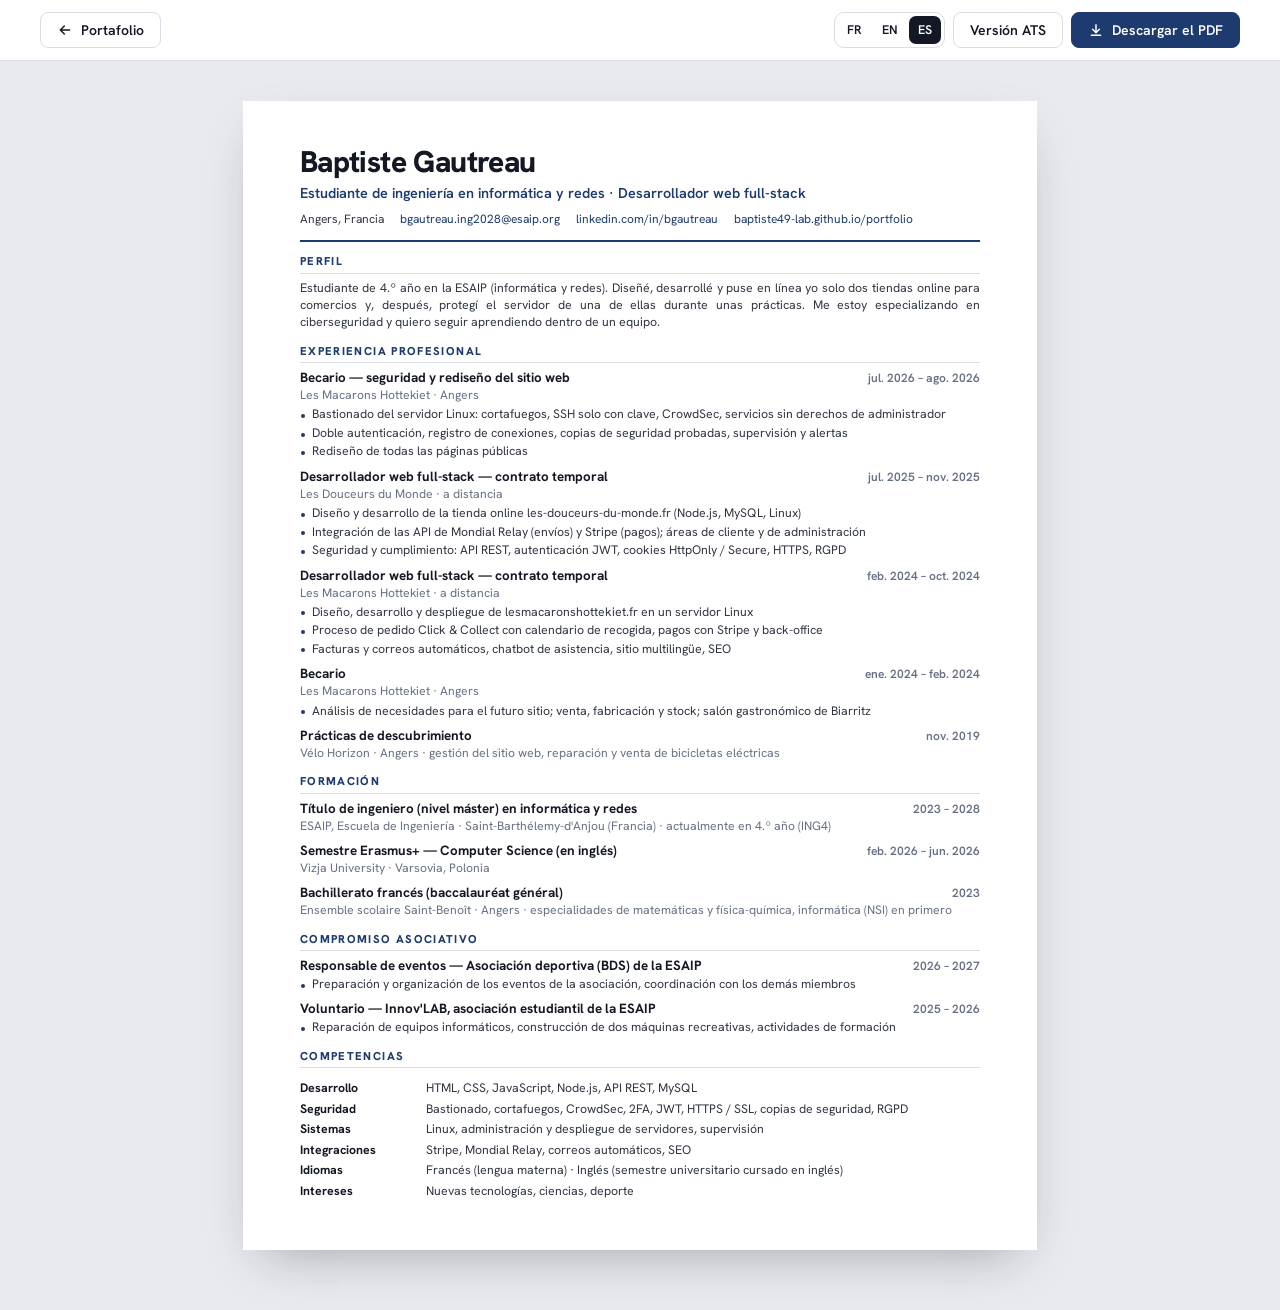
<file: cv-es.html>
<!doctype html>
<html lang="es">
<head>
  <meta charset="utf-8">
  <meta name="viewport" content="width=device-width, initial-scale=1">
  <title>CV — Baptiste Gautreau</title>
  <meta name="description" content="CV de Baptiste Gautreau, estudiante de ingeniería en informática y redes en la ESAIP, desarrollador web full-stack.">
  <link rel="icon" href="data:image/svg+xml,%3Csvg xmlns='http://www.w3.org/2000/svg' viewBox='0 0 64 64'%3E%3Crect width='64' height='64' rx='16' fill='%231d3b6e'/%3E%3Ctext x='32' y='43' font-family='Arial,sans-serif' font-weight='800' font-size='28' text-anchor='middle' fill='%23fff'%3EBG%3C/text%3E%3C/svg%3E">
  <link rel="preconnect" href="https://fonts.googleapis.com">
  <link rel="preconnect" href="https://fonts.gstatic.com" crossorigin>
  <link href="https://fonts.googleapis.com/css2?family=Hanken+Grotesk:wght@400;500;600;700;800&display=swap" rel="stylesheet">
  <style>
    :root { --ink: #141824; --text: #2f3542; --muted: #667085; --line: #d9dde5; --accent: #1d3b6e; --bg: #e8eaef; }
    *, *::before, *::after { box-sizing: border-box; }
    html { -webkit-text-size-adjust: 100%; }
    body { margin: 0; background: var(--bg); color: var(--text); font-family: 'Hanken Grotesk', 'Segoe UI', Arial, sans-serif; font-size: 12.3px; line-height: 1.42; -webkit-font-smoothing: antialiased; font-variant-ligatures: none; }
    h1, h2, h3, p, ul { margin: 0; padding: 0; }
    a { color: inherit; text-decoration: none; }

    .bar { position: sticky; top: 0; z-index: 5; display: flex; flex-wrap: wrap; justify-content: space-between; align-items: center; gap: 10px; padding: 12px clamp(16px, 4vw, 40px); background: #fff; border-bottom: 1px solid var(--line); }
    .bar nav { display: flex; flex-wrap: wrap; gap: 8px; }
    .bar a { display: inline-flex; align-items: center; gap: 8px; padding: 9px 16px; border-radius: 8px; font: 600 14px/1 'Hanken Grotesk', 'Segoe UI', Arial, sans-serif; color: var(--ink); border: 1px solid var(--line); transition: background .2s; }
    .bar a:hover { background: #f2f4f7; }
    .bar a.primary { background: var(--accent); border-color: var(--accent); color: #fff; }
    .bar a.primary:hover { background: #16305b; }
    .bar svg { width: 16px; height: 16px; fill: none; stroke: currentColor; stroke-width: 2.2; stroke-linecap: round; stroke-linejoin: round; }

    .wrap { padding: clamp(14px, 4vw, 40px) clamp(8px, 3vw, 40px) 60px; display: grid; justify-items: center; }
    .page { width: 210mm; max-width: 100%; min-height: 297mm; background: #fff; padding: 12mm 15mm 10mm; box-shadow: 0 20px 50px -20px rgba(20, 24, 36, .35); }

    header { padding-bottom: 12px; border-bottom: 2px solid var(--accent); }
    h1 { font-size: 30px; font-weight: 800; letter-spacing: -.02em; color: var(--ink); line-height: 1.05; }
    .title { margin-top: 5px; font-size: 14.4px; font-weight: 600; color: var(--accent); }
    .contact { margin-top: 8px; display: flex; flex-wrap: wrap; gap: 3px 16px; font-size: 12px; color: var(--text); }
    .contact a { color: var(--accent); }

    section { margin-top: 11px; }
    h2 { font-size: 11.4px; font-weight: 800; letter-spacing: .12em; text-transform: uppercase; color: var(--accent); padding-bottom: 3px; margin-bottom: 6px; border-bottom: 1px solid var(--line); }
    .profile { text-align: justify; hyphens: auto; }

    .entry { margin-bottom: 7px; break-inside: avoid; }
    .entry:last-child { margin-bottom: 0; }
    .entry__top { display: flex; justify-content: space-between; align-items: baseline; gap: 14px; }
    h3 { font-size: 13.4px; font-weight: 700; color: var(--ink); line-height: 1.3; }
    .date { font-size: 12px; font-weight: 600; color: var(--muted); white-space: nowrap; }
    .org { color: var(--muted); font-size: 12.2px; margin-bottom: 2px; }
    .entry ul { list-style: none; }
    .entry li { position: relative; padding-left: 12px; margin-top: 1px; }
    .entry li::before { content: ''; position: absolute; left: 1px; top: .62em; width: 4px; height: 4px; border-radius: 50%; background: var(--accent); }

    .skills { display: grid; grid-template-columns: 112px 1fr; gap: 3px 14px; }
    .skills dt { font-weight: 700; color: var(--ink); }
    .skills dd { margin: 0; }

    .bar .langs { display: inline-flex; gap: 2px; padding: 3px; border: 1px solid var(--line); border-radius: 10px; }
    .bar .langs a { padding: 6px 9px; border: 0; border-radius: 7px; font-size: 12.5px; }
    .bar .langs a[aria-current] { background: var(--ink); color: #fff; }
    @media (max-width: 720px) {
      .page { padding: 24px 18px; min-height: 0; }
      .entry__top { flex-direction: column; gap: 0; }
      .skills { grid-template-columns: 1fr; gap: 0; }
      .skills dd { margin-bottom: 6px; }
    }
    @page { size: A4; margin: 0; }
    @media print {
      body { background: #fff; }
      .bar { display: none; }
      .wrap { padding: 0; display: block; }
      .page { width: 210mm; height: 296.5mm; min-height: 0; max-width: none; box-shadow: none; overflow: hidden; }
      * { -webkit-print-color-adjust: exact; print-color-adjust: exact; }
    }
  </style>
</head>
<body>
  <div class="bar">
    <a href="index.html?lang=es">
      <svg viewBox="0 0 24 24" aria-hidden="true"><path d="M19 12H5M11 6l-6 6 6 6"/></svg>
      Portafolio
    </a>
    <nav aria-label="Versiones del CV">
      <span class="langs" aria-label="Idioma del CV"><a href="cv.html" lang="fr">FR</a><a href="cv-en.html" lang="en">EN</a><a href="cv-es.html" lang="es" aria-current="true">ES</a></span>
      <a href="cv-ats-es.html">Versión ATS</a>
      <a class="primary" href="CV-Baptiste-Gautreau-ES.pdf" download>
        <svg viewBox="0 0 24 24" aria-hidden="true"><path d="M12 4v11M7 11l5 5 5-5M5 20h14"/></svg>
        Descargar el PDF
      </a>
    </nav>
  </div>

  <div class="wrap">
    <main class="page">
      <header>
        <h1>Baptiste Gautreau</h1>
        <p class="title">Estudiante de ingeniería en informática y redes · Desarrollador web full-stack</p>
        <p class="contact">
          <span>Angers, Francia</span>
          <a href="mailto:bgautreau.ing2028@esaip.org">bgautreau.ing2028@esaip.org</a>
          <a href="https://www.linkedin.com/in/bgautreau/">linkedin.com/in/bgautreau</a>
          <a href="https://baptiste49-lab.github.io/portfolio/?lang=es">baptiste49-lab.github.io/portfolio</a>
        </p>
      </header>

      <section>
        <h2>Perfil</h2>
        <p class="profile">
          Estudiante de 4.º año en la ESAIP (informática y redes). Diseñé, desarrollé y puse en línea yo solo dos
          tiendas online para comercios y, después, protegí el servidor de una de ellas durante unas prácticas.
          Me estoy especializando en ciberseguridad y quiero seguir aprendiendo dentro de un equipo.
        </p>
      </section>

      <section>
        <h2>Experiencia profesional</h2>

        <div class="entry">
          <div class="entry__top"><h3>Becario — seguridad y rediseño del sitio web</h3><span class="date">jul. 2026 – ago. 2026</span></div>
          <p class="org">Les Macarons Hottekiet · Angers</p>
          <ul>
            <li>Bastionado del servidor Linux: cortafuegos, SSH solo con clave, CrowdSec, servicios sin derechos de administrador</li>
            <li>Doble autenticación, registro de conexiones, copias de seguridad probadas, supervisión y alertas</li>
            <li>Rediseño de todas las páginas públicas</li>
          </ul>
        </div>

        <div class="entry">
          <div class="entry__top"><h3>Desarrollador web full-stack — contrato temporal</h3><span class="date">jul. 2025 – nov. 2025</span></div>
          <p class="org">Les Douceurs du Monde · a distancia</p>
          <ul>
            <li>Diseño y desarrollo de la tienda online les-douceurs-du-monde.fr (Node.js, MySQL, Linux)</li>
            <li>Integración de las API de Mondial Relay (envíos) y Stripe (pagos); áreas de cliente y de administración</li>
            <li>Seguridad y cumplimiento: API REST, autenticación JWT, cookies HttpOnly / Secure, HTTPS, RGPD</li>
          </ul>
        </div>

        <div class="entry">
          <div class="entry__top"><h3>Desarrollador web full-stack — contrato temporal</h3><span class="date">feb. 2024 – oct. 2024</span></div>
          <p class="org">Les Macarons Hottekiet · a distancia</p>
          <ul>
            <li>Diseño, desarrollo y despliegue de lesmacaronshottekiet.fr en un servidor Linux</li>
            <li>Proceso de pedido Click &amp; Collect con calendario de recogida, pagos con Stripe y back-office</li>
            <li>Facturas y correos automáticos, chatbot de asistencia, sitio multilingüe, SEO</li>
          </ul>
        </div>

        <div class="entry">
          <div class="entry__top"><h3>Becario</h3><span class="date">ene. 2024 – feb. 2024</span></div>
          <p class="org">Les Macarons Hottekiet · Angers</p>
          <ul>
            <li>Análisis de necesidades para el futuro sitio; venta, fabricación y stock; salón gastronómico de Biarritz</li>
          </ul>
        </div>

        <div class="entry">
          <div class="entry__top"><h3>Prácticas de descubrimiento</h3><span class="date">nov. 2019</span></div>
          <p class="org">Vélo Horizon · Angers · gestión del sitio web, reparación y venta de bicicletas eléctricas</p>
        </div>
      </section>

      <section>
        <h2>Formación</h2>
        <div class="entry">
          <div class="entry__top"><h3>Título de ingeniero (nivel máster) en informática y redes</h3><span class="date">2023 – 2028</span></div>
          <p class="org">ESAIP, Escuela de Ingeniería · Saint-Barthélemy-d'Anjou (Francia) · actualmente en 4.º año (ING4)</p>
        </div>
        <div class="entry">
          <div class="entry__top"><h3>Semestre Erasmus+ — Computer Science (en inglés)</h3><span class="date">feb. 2026 – jun. 2026</span></div>
          <p class="org">Vizja University · Varsovia, Polonia</p>
        </div>
        <div class="entry">
          <div class="entry__top"><h3>Bachillerato francés (baccalauréat général)</h3><span class="date">2023</span></div>
          <p class="org">Ensemble scolaire Saint-Benoît · Angers · especialidades de matemáticas y física-química, informática (NSI) en primero</p>
        </div>
      </section>

      <section>
        <h2>Compromiso asociativo</h2>
        <div class="entry">
          <div class="entry__top"><h3>Responsable de eventos — Asociación deportiva (BDS) de la ESAIP</h3><span class="date">2026 – 2027</span></div>
          <ul><li>Preparación y organización de los eventos de la asociación, coordinación con los demás miembros</li></ul>
        </div>
        <div class="entry">
          <div class="entry__top"><h3>Voluntario — Innov'LAB, asociación estudiantil de la ESAIP</h3><span class="date">2025 – 2026</span></div>
          <ul><li>Reparación de equipos informáticos, construcción de dos máquinas recreativas, actividades de formación</li></ul>
        </div>
      </section>

      <section>
        <h2>Competencias</h2>
        <dl class="skills">
          <dt>Desarrollo</dt><dd>HTML, CSS, JavaScript, Node.js, API REST, MySQL</dd>
          <dt>Seguridad</dt><dd>Bastionado, cortafuegos, CrowdSec, 2FA, JWT, HTTPS / SSL, copias de seguridad, RGPD</dd>
          <dt>Sistemas</dt><dd>Linux, administración y despliegue de servidores, supervisión</dd>
          <dt>Integraciones</dt><dd>Stripe, Mondial Relay, correos automáticos, SEO</dd>
          <dt>Idiomas</dt><dd>Francés (lengua materna) · Inglés (semestre universitario cursado en inglés)</dd>
          <dt>Intereses</dt><dd>Nuevas tecnologías, ciencias, deporte</dd>
        </dl>
      </section>
    </main>
  </div>
</body>
</html>
</file>
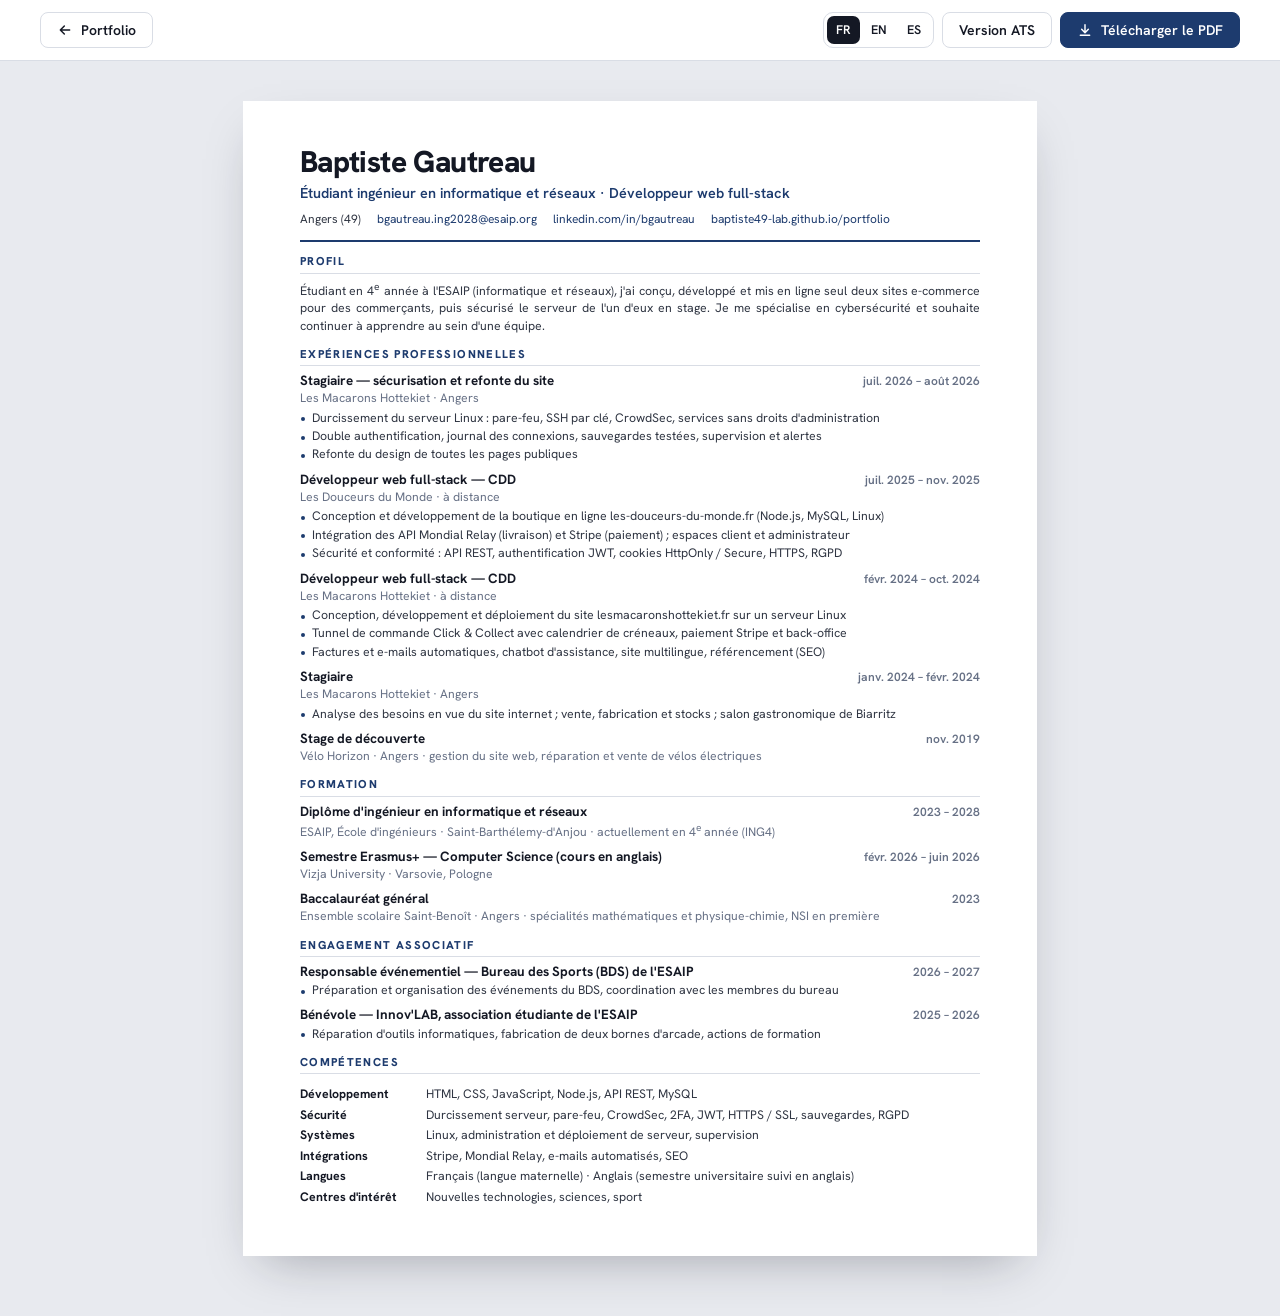
<file: cv.html>
<!doctype html>
<html lang="fr">
<head>
  <meta charset="utf-8">
  <meta name="viewport" content="width=device-width, initial-scale=1">
  <title>CV — Baptiste Gautreau</title>
  <meta name="description" content="CV de Baptiste Gautreau, étudiant ingénieur en informatique et réseaux à l'ESAIP, développeur web full-stack.">
  <link rel="icon" href="data:image/svg+xml,%3Csvg xmlns='http://www.w3.org/2000/svg' viewBox='0 0 64 64'%3E%3Crect width='64' height='64' rx='16' fill='%231d3b6e'/%3E%3Ctext x='32' y='43' font-family='Arial,sans-serif' font-weight='800' font-size='28' text-anchor='middle' fill='%23fff'%3EBG%3C/text%3E%3C/svg%3E">
  <link rel="preconnect" href="https://fonts.googleapis.com">
  <link rel="preconnect" href="https://fonts.gstatic.com" crossorigin>
  <link href="https://fonts.googleapis.com/css2?family=Hanken+Grotesk:wght@400;500;600;700;800&display=swap" rel="stylesheet">
  <style>
    :root { --ink: #141824; --text: #2f3542; --muted: #667085; --line: #d9dde5; --accent: #1d3b6e; --bg: #e8eaef; }
    *, *::before, *::after { box-sizing: border-box; }
    html { -webkit-text-size-adjust: 100%; }
    body { margin: 0; background: var(--bg); color: var(--text); font-family: 'Hanken Grotesk', 'Segoe UI', Arial, sans-serif; font-size: 12.3px; line-height: 1.42; -webkit-font-smoothing: antialiased; font-variant-ligatures: none; }
    h1, h2, h3, p, ul { margin: 0; padding: 0; }
    a { color: inherit; text-decoration: none; }

    .bar { position: sticky; top: 0; z-index: 5; display: flex; flex-wrap: wrap; justify-content: space-between; align-items: center; gap: 10px; padding: 12px clamp(16px, 4vw, 40px); background: #fff; border-bottom: 1px solid var(--line); }
    .bar nav { display: flex; flex-wrap: wrap; gap: 8px; }
    .bar a { display: inline-flex; align-items: center; gap: 8px; padding: 9px 16px; border-radius: 8px; font: 600 14px/1 'Hanken Grotesk', 'Segoe UI', Arial, sans-serif; color: var(--ink); border: 1px solid var(--line); transition: background .2s; }
    .bar a:hover { background: #f2f4f7; }
    .bar a.primary { background: var(--accent); border-color: var(--accent); color: #fff; }
    .bar a.primary:hover { background: #16305b; }
    .bar svg { width: 16px; height: 16px; fill: none; stroke: currentColor; stroke-width: 2.2; stroke-linecap: round; stroke-linejoin: round; }

    .wrap { padding: clamp(14px, 4vw, 40px) clamp(8px, 3vw, 40px) 60px; display: grid; justify-items: center; }
    .page { width: 210mm; max-width: 100%; min-height: 297mm; background: #fff; padding: 12mm 15mm 10mm; box-shadow: 0 20px 50px -20px rgba(20, 24, 36, .35); }

    header { padding-bottom: 12px; border-bottom: 2px solid var(--accent); }
    h1 { font-size: 30px; font-weight: 800; letter-spacing: -.02em; color: var(--ink); line-height: 1.05; }
    .title { margin-top: 5px; font-size: 14.4px; font-weight: 600; color: var(--accent); }
    .contact { margin-top: 8px; display: flex; flex-wrap: wrap; gap: 3px 16px; font-size: 12px; color: var(--text); }
    .contact a { color: var(--accent); }

    section { margin-top: 11px; }
    h2 { font-size: 11.4px; font-weight: 800; letter-spacing: .12em; text-transform: uppercase; color: var(--accent); padding-bottom: 3px; margin-bottom: 6px; border-bottom: 1px solid var(--line); }
    .profile { text-align: justify; hyphens: auto; }

    .entry { margin-bottom: 7px; break-inside: avoid; }
    .entry:last-child { margin-bottom: 0; }
    .entry__top { display: flex; justify-content: space-between; align-items: baseline; gap: 14px; }
    h3 { font-size: 13.4px; font-weight: 700; color: var(--ink); line-height: 1.3; }
    .date { font-size: 12px; font-weight: 600; color: var(--muted); white-space: nowrap; }
    .org { color: var(--muted); font-size: 12.2px; margin-bottom: 2px; }
    .entry ul { list-style: none; }
    .entry li { position: relative; padding-left: 12px; margin-top: 1px; }
    .entry li::before { content: ''; position: absolute; left: 1px; top: .62em; width: 4px; height: 4px; border-radius: 50%; background: var(--accent); }

    .skills { display: grid; grid-template-columns: 112px 1fr; gap: 3px 14px; }
    .skills dt { font-weight: 700; color: var(--ink); }
    .skills dd { margin: 0; }

    .bar .langs { display: inline-flex; gap: 2px; padding: 3px; border: 1px solid var(--line); border-radius: 10px; }
    .bar .langs a { padding: 6px 9px; border: 0; border-radius: 7px; font-size: 12.5px; }
    .bar .langs a[aria-current] { background: var(--ink); color: #fff; }
    @media (max-width: 720px) {
      .page { padding: 24px 18px; min-height: 0; }
      .entry__top { flex-direction: column; gap: 0; }
      .skills { grid-template-columns: 1fr; gap: 0; }
      .skills dd { margin-bottom: 6px; }
    }
    @page { size: A4; margin: 0; }
    @media print {
      body { background: #fff; }
      .bar { display: none; }
      .wrap { padding: 0; display: block; }
      .page { width: 210mm; height: 296.5mm; min-height: 0; max-width: none; box-shadow: none; overflow: hidden; }
      * { -webkit-print-color-adjust: exact; print-color-adjust: exact; }
    }
  </style>
</head>
<body>
  <div class="bar">
    <a href="index.html">
      <svg viewBox="0 0 24 24" aria-hidden="true"><path d="M19 12H5M11 6l-6 6 6 6"/></svg>
      Portfolio
    </a>
    <nav aria-label="Versions du CV">
      <span class="langs" aria-label="Langue du CV"><a href="cv.html" lang="fr" aria-current="true">FR</a><a href="cv-en.html" lang="en">EN</a><a href="cv-es.html" lang="es">ES</a></span>
      <a href="cv-ats.html">Version ATS</a>
      <a class="primary" href="CV-Baptiste-Gautreau.pdf" download>
        <svg viewBox="0 0 24 24" aria-hidden="true"><path d="M12 4v11M7 11l5 5 5-5M5 20h14"/></svg>
        Télécharger le PDF
      </a>
    </nav>
  </div>

  <div class="wrap">
    <main class="page">
      <header>
        <h1>Baptiste Gautreau</h1>
        <p class="title">Étudiant ingénieur en informatique et réseaux · Développeur web full-stack</p>
        <p class="contact">
          <span>Angers (49)</span>
          <a href="mailto:bgautreau.ing2028@esaip.org">bgautreau.ing2028@esaip.org</a>
          <a href="https://www.linkedin.com/in/bgautreau/">linkedin.com/in/bgautreau</a>
          <a href="https://baptiste49-lab.github.io/portfolio/">baptiste49-lab.github.io/portfolio</a>
        </p>
      </header>

      <section>
        <h2>Profil</h2>
        <p class="profile">
          Étudiant en 4<sup>e</sup> année à l'ESAIP (informatique et réseaux), j'ai conçu, développé et mis en
          ligne seul deux sites e-commerce pour des commerçants, puis sécurisé le serveur de l'un d'eux en stage.
          Je me spécialise en cybersécurité et souhaite continuer à apprendre au sein d'une équipe.
        </p>
      </section>

      <section>
        <h2>Expériences professionnelles</h2>

        <div class="entry">
          <div class="entry__top"><h3>Stagiaire — sécurisation et refonte du site</h3><span class="date">juil. 2026 – août 2026</span></div>
          <p class="org">Les Macarons Hottekiet · Angers</p>
          <ul>
            <li>Durcissement du serveur Linux : pare-feu, SSH par clé, CrowdSec, services sans droits d'administration</li>
            <li>Double authentification, journal des connexions, sauvegardes testées, supervision et alertes</li>
            <li>Refonte du design de toutes les pages publiques</li>
          </ul>
        </div>

        <div class="entry">
          <div class="entry__top"><h3>Développeur web full-stack — CDD</h3><span class="date">juil. 2025 – nov. 2025</span></div>
          <p class="org">Les Douceurs du Monde · à distance</p>
          <ul>
            <li>Conception et développement de la boutique en ligne les-douceurs-du-monde.fr (Node.js, MySQL, Linux)</li>
            <li>Intégration des API Mondial Relay (livraison) et Stripe (paiement) ; espaces client et administrateur</li>
            <li>Sécurité et conformité : API REST, authentification JWT, cookies HttpOnly / Secure, HTTPS, RGPD</li>
          </ul>
        </div>

        <div class="entry">
          <div class="entry__top"><h3>Développeur web full-stack — CDD</h3><span class="date">févr. 2024 – oct. 2024</span></div>
          <p class="org">Les Macarons Hottekiet · à distance</p>
          <ul>
            <li>Conception, développement et déploiement du site lesmacaronshottekiet.fr sur un serveur Linux</li>
            <li>Tunnel de commande Click &amp; Collect avec calendrier de créneaux, paiement Stripe et back-office</li>
            <li>Factures et e-mails automatiques, chatbot d'assistance, site multilingue, référencement (SEO)</li>
          </ul>
        </div>

        <div class="entry">
          <div class="entry__top"><h3>Stagiaire</h3><span class="date">janv. 2024 – févr. 2024</span></div>
          <p class="org">Les Macarons Hottekiet · Angers</p>
          <ul>
            <li>Analyse des besoins en vue du site internet ; vente, fabrication et stocks ; salon gastronomique de Biarritz</li>
          </ul>
        </div>

        <div class="entry">
          <div class="entry__top"><h3>Stage de découverte</h3><span class="date">nov. 2019</span></div>
          <p class="org">Vélo Horizon · Angers · gestion du site web, réparation et vente de vélos électriques</p>
        </div>
      </section>

      <section>
        <h2>Formation</h2>
        <div class="entry">
          <div class="entry__top"><h3>Diplôme d'ingénieur en informatique et réseaux</h3><span class="date">2023 – 2028</span></div>
          <p class="org">ESAIP, École d'ingénieurs · Saint-Barthélemy-d'Anjou · actuellement en 4<sup>e</sup> année (ING4)</p>
        </div>
        <div class="entry">
          <div class="entry__top"><h3>Semestre Erasmus+ — Computer Science (cours en anglais)</h3><span class="date">févr. 2026 – juin 2026</span></div>
          <p class="org">Vizja University · Varsovie, Pologne</p>
        </div>
        <div class="entry">
          <div class="entry__top"><h3>Baccalauréat général</h3><span class="date">2023</span></div>
          <p class="org">Ensemble scolaire Saint-Benoît · Angers · spécialités mathématiques et physique-chimie, NSI en première</p>
        </div>
      </section>

      <section>
        <h2>Engagement associatif</h2>
        <div class="entry">
          <div class="entry__top"><h3>Responsable événementiel — Bureau des Sports (BDS) de l'ESAIP</h3><span class="date">2026 – 2027</span></div>
          <ul><li>Préparation et organisation des événements du BDS, coordination avec les membres du bureau</li></ul>
        </div>
        <div class="entry">
          <div class="entry__top"><h3>Bénévole — Innov'LAB, association étudiante de l'ESAIP</h3><span class="date">2025 – 2026</span></div>
          <ul><li>Réparation d'outils informatiques, fabrication de deux bornes d'arcade, actions de formation</li></ul>
        </div>
      </section>

      <section>
        <h2>Compétences</h2>
        <dl class="skills">
          <dt>Développement</dt><dd>HTML, CSS, JavaScript, Node.js, API REST, MySQL</dd>
          <dt>Sécurité</dt><dd>Durcissement serveur, pare-feu, CrowdSec, 2FA, JWT, HTTPS / SSL, sauvegardes, RGPD</dd>
          <dt>Systèmes</dt><dd>Linux, administration et déploiement de serveur, supervision</dd>
          <dt>Intégrations</dt><dd>Stripe, Mondial Relay, e-mails automatisés, SEO</dd>
          <dt>Langues</dt><dd>Français (langue maternelle) · Anglais (semestre universitaire suivi en anglais)</dd>
          <dt>Centres d'intérêt</dt><dd>Nouvelles technologies, sciences, sport</dd>
        </dl>
      </section>
    </main>
  </div>
</body>
</html>
</file>
